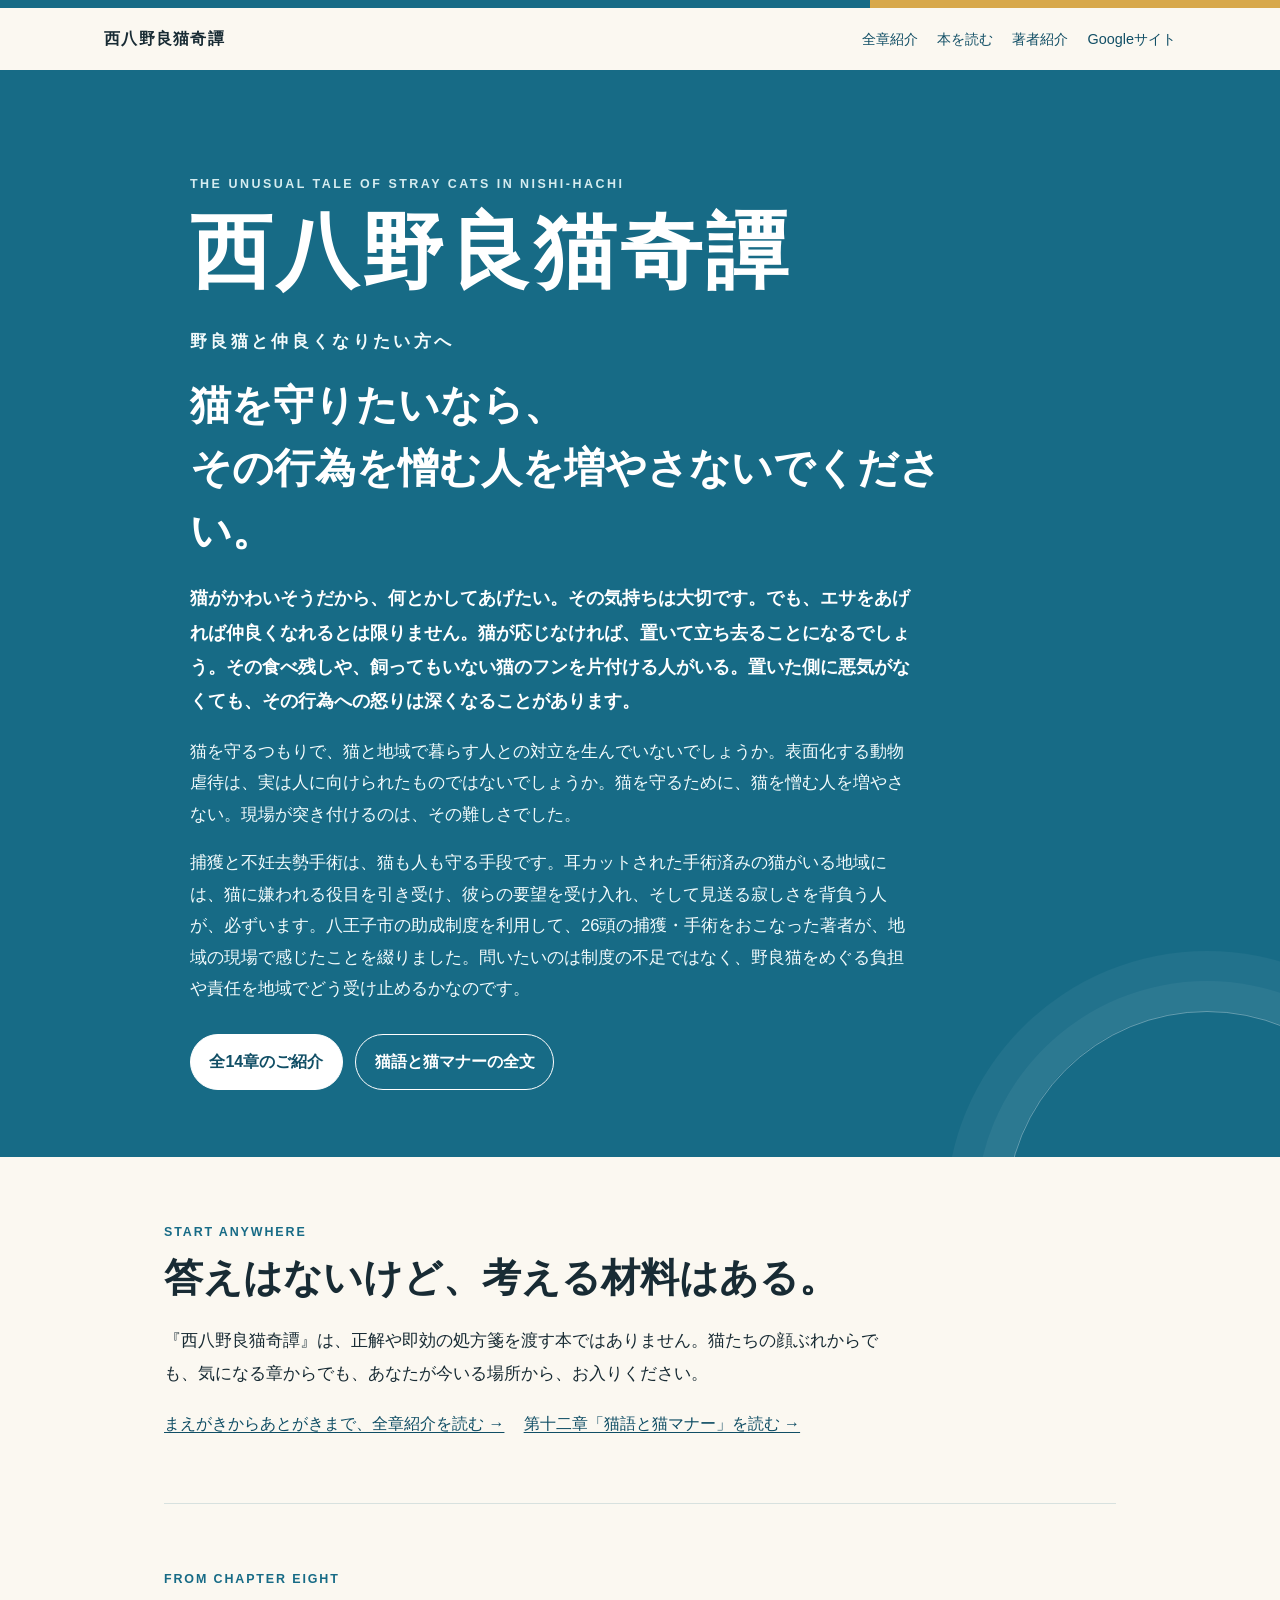
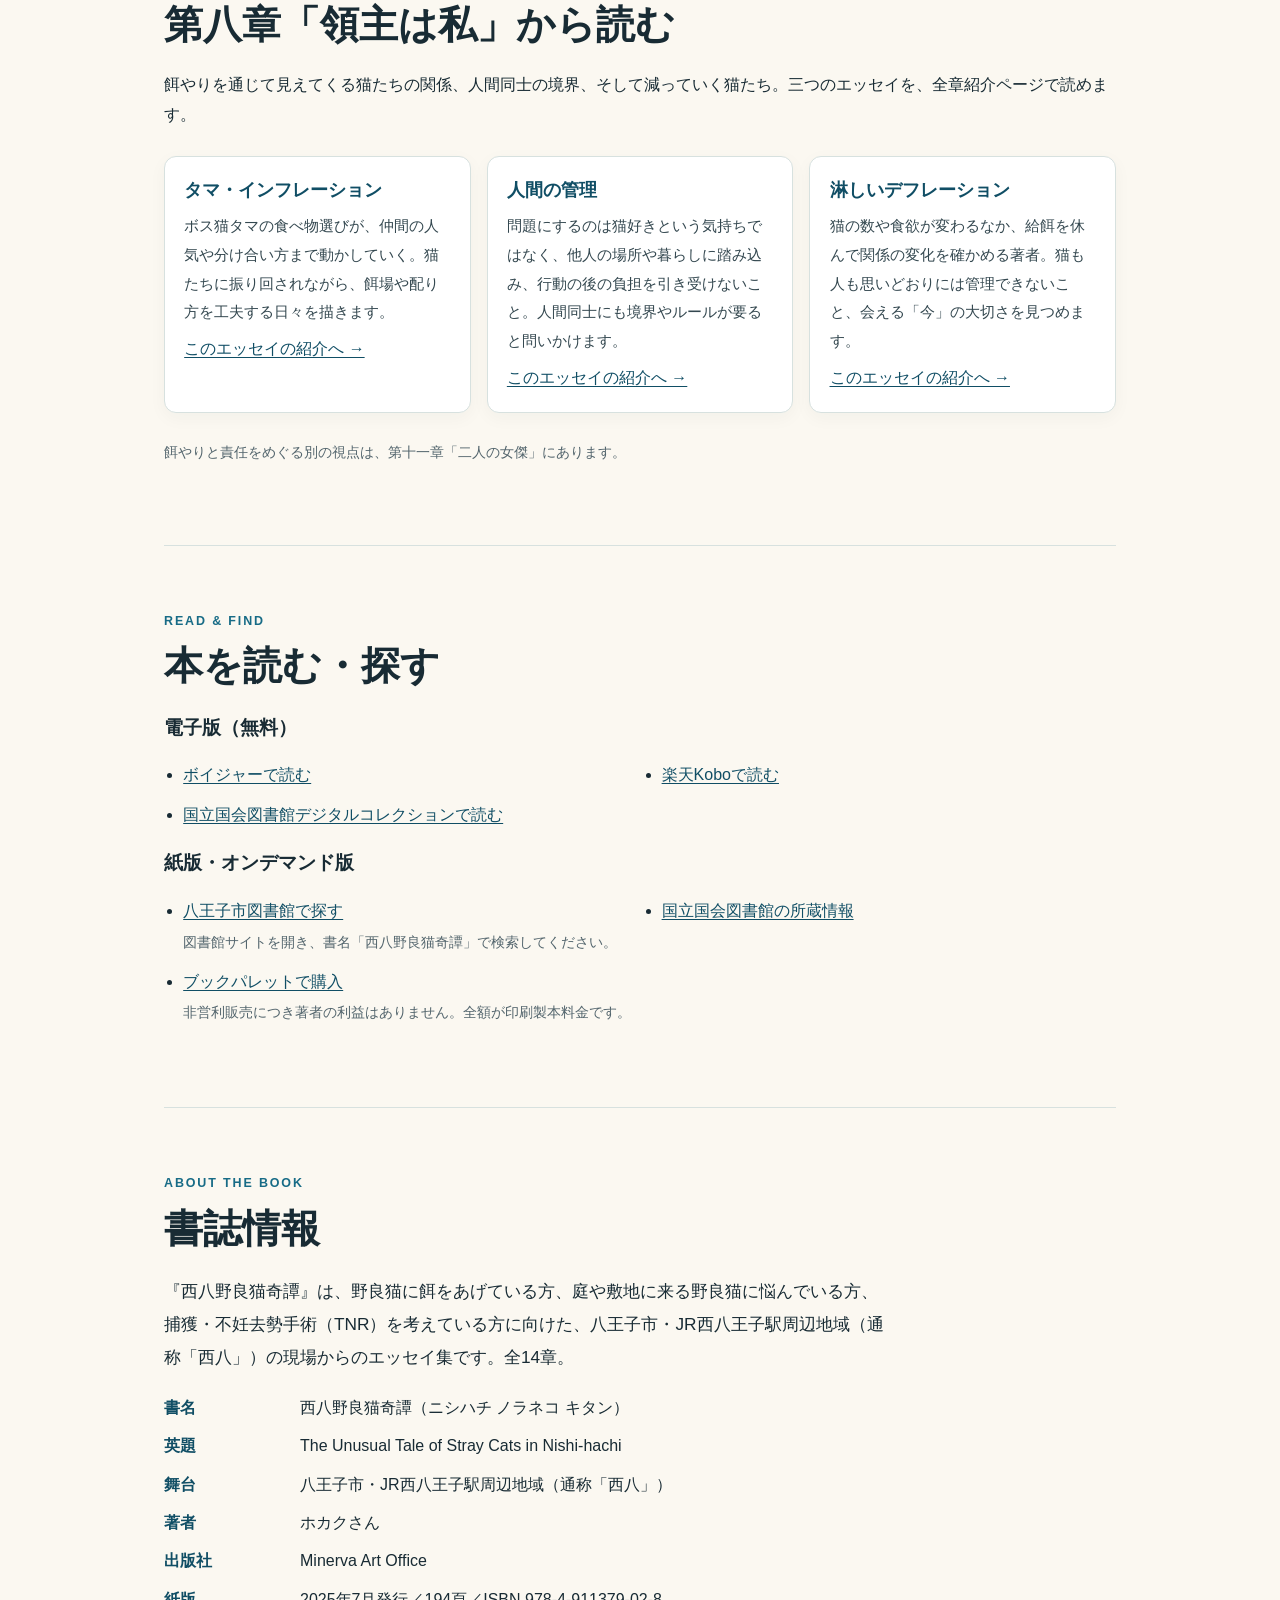
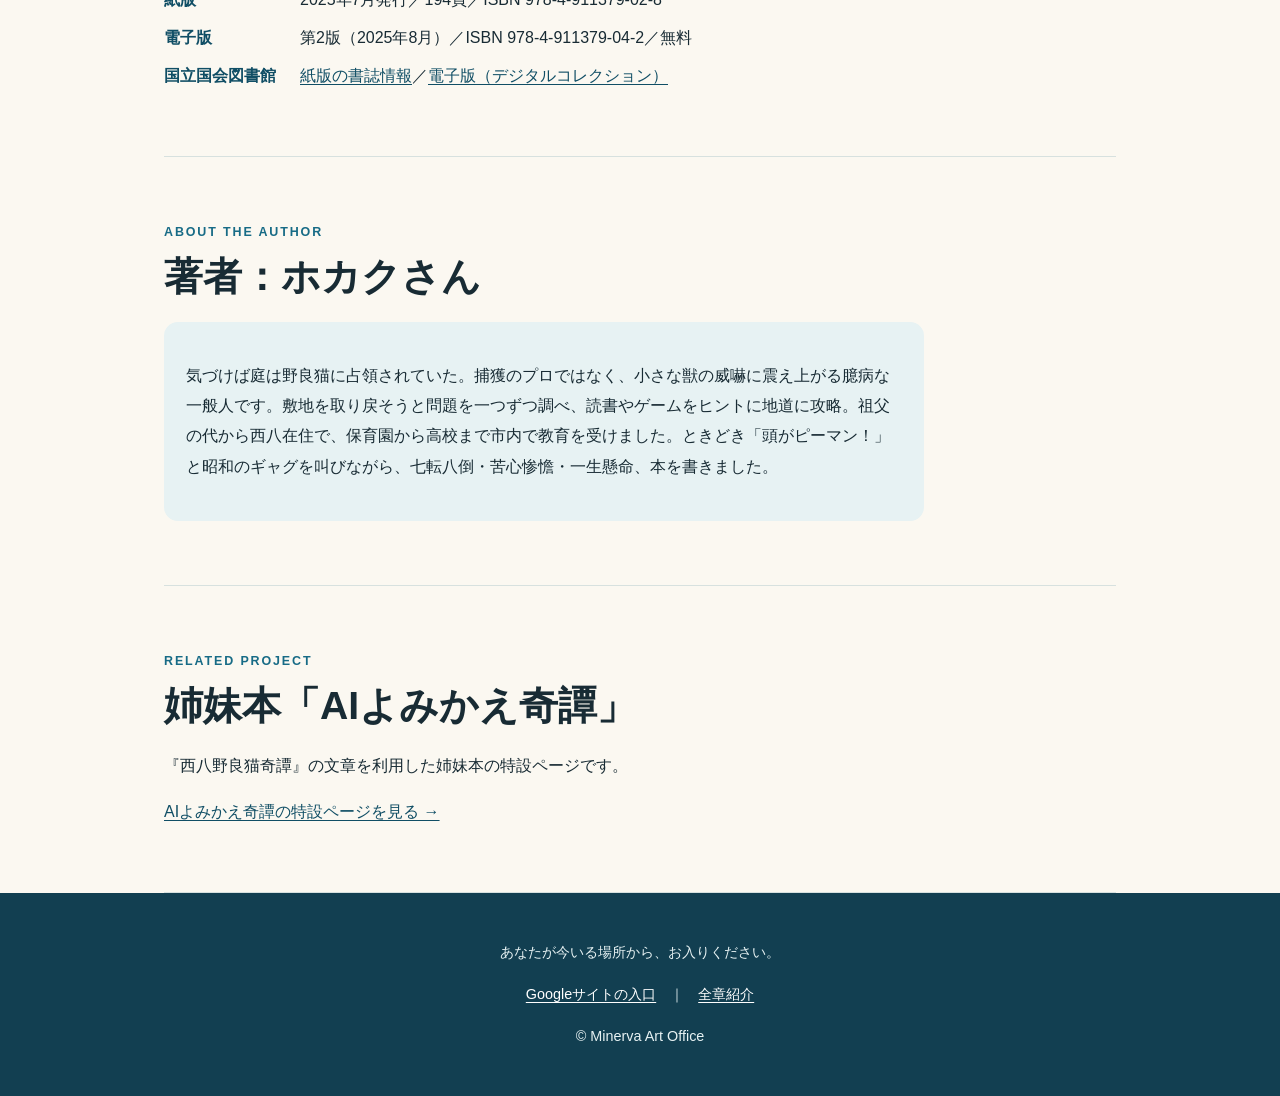
<file: index.html>
<!doctype html>
<html lang="ja">
<head>
  <meta charset="utf-8">
  <meta name="viewport" content="width=device-width, initial-scale=1">
  <title>西八野良猫奇譚｜ホカクさん ― 八王子の野良猫・餌やり・不妊去勢手術の本</title>
  <meta name="description" content="『西八野良猫奇譚』（ホカクさん著）は、八王子市・JR西八王子駅周辺地域（通称「西八」）の現場から、野良猫への餌やりと責任、捕獲・不妊去勢手術（TNR）を考える全14章のエッセイ集。八王子市の助成制度で26頭を手術した著者が綴ります。電子版は無料で読めます。">
  <meta name="author" content="ホカクさん">
  <link rel="canonical" href="https://minervaartoffice-star.github.io/hokaku-san/">
  <meta property="og:type" content="website">
  <meta property="og:site_name" content="西八野良猫奇譚｜ホカクさん">
  <meta property="og:locale" content="ja_JP">
  <meta property="og:title" content="西八野良猫奇譚｜ホカクさん">
  <meta property="og:description" content="答えはないけど、考える材料はある。あなたが今いる場所から、お入りください。">
  <meta property="og:url" content="https://minervaartoffice-star.github.io/hokaku-san/">
  <link rel="icon" href="data:image/svg+xml,<svg xmlns=%22http://www.w3.org/2000/svg%22 viewBox=%220 0 100 100%22><text y=%22.9em%22 font-size=%2290%22>🐈</text></svg>">
  <script type="application/ld+json">
{
  "@context": "https://schema.org",
  "@type": "Book",
  "name": "西八野良猫奇譚",
  "alternateName": [
    "ニシハチ ノラネコ キタン",
    "The Unusual Tale of Stray Cats in Nishi-hachi"
  ],
  "url": "https://minervaartoffice-star.github.io/hokaku-san/",
  "inLanguage": "ja",
  "author": {
    "@type": "Person",
    "name": "ホカクさん"
  },
  "publisher": {
    "@type": "Organization",
    "name": "Minerva Art Office"
  },
  "description": "『西八野良猫奇譚』（ホカクさん著）は、八王子市・JR西八王子駅周辺地域（通称「西八」）の現場から、野良猫への餌やりと責任、捕獲・不妊去勢手術（TNR）を考える全14章のエッセイ集。八王子市の助成制度で26頭を手術した著者が綴ります。電子版は無料で読めます。",
  "about": [
    "野良猫",
    "餌やり",
    "捕獲・不妊去勢手術（TNR）",
    "八王子市"
  ],
  "datePublished": "2025-07",
  "isbn": "9784911379028",
  "numberOfPages": 194,
  "sameAs": [
    "https://ndlsearch.ndl.go.jp/books/R100000002-I034182264"
  ],
  "workExample": [
    {
      "@type": "Book",
      "name": "西八野良猫奇譚 第2版（電子版）",
      "bookFormat": "https://schema.org/EBook",
      "isbn": "9784911379042",
      "datePublished": "2025-08-07",
      "inLanguage": "ja",
      "isAccessibleForFree": true,
      "url": "https://dl.ndl.go.jp/pid/14456705"
    }
  ],
  "contentLocation": {
    "@type": "Place",
    "name": "JR西八王子駅周辺地域（通称「西八」）",
    "containedInPlace": {
      "@type": "City",
      "name": "八王子市"
    }
  }
}
  </script>
  <style>
    :root { color-scheme: light; --ink:#182b34; --muted:#53656d; --sea:#176b86; --sea-dark:#104e65; --foam:#e7f2f3; --paper:#fbf8f1; --line:#d7e1df; --gold:#d7a84b; }
    * { box-sizing:border-box; }
    html { scroll-behavior:smooth; }
    body { margin:0; color:var(--ink); background:var(--paper); font-family:"Yu Gothic", "Hiragino Kaku Gothic ProN", Meiryo, sans-serif; line-height:1.9; }
    a { color:var(--sea-dark); text-underline-offset:.2em; }
    a:hover { text-decoration-thickness:2px; }
    a:focus-visible { outline:3px solid var(--gold); outline-offset:4px; }
    .skip { position:absolute; left:-9999px; top:0; background:white; padding:.7rem; z-index:10; }
    .skip:focus { left:.5rem; }
    .topline { height:8px; background:linear-gradient(90deg,var(--sea) 0 68%,var(--gold) 68%); }
    header { max-width:1120px; margin:auto; padding:1rem 1.5rem; display:flex; justify-content:space-between; align-items:center; gap:1rem; }
    .brand { color:var(--ink); font-weight:800; text-decoration:none; letter-spacing:.08em; }
    nav { display:flex; flex-wrap:wrap; gap:.4rem 1.2rem; font-size:.9rem; }
    nav a { text-decoration:none; }
    .hero { background:var(--sea); color:white; padding:clamp(3rem,8vw,7rem) 1.5rem 4.2rem; position:relative; overflow:hidden; }
    .hero:after { content:""; position:absolute; width:25rem; height:25rem; right:-8rem; bottom:-16rem; border:1px solid #ffffff55; border-radius:50%; box-shadow:0 0 0 30px #ffffff0c,0 0 0 60px #ffffff0c; }
    .hero-inner { max-width:900px; margin:auto; position:relative; z-index:1; }
    .eyebrow { text-transform:uppercase; letter-spacing:.2em; font-size:.78rem; font-weight:700; color:#d5ecf0; }
    h1 { font-size:clamp(2.3rem,7vw,5.1rem); line-height:1.22; letter-spacing:.05em; margin:.35rem 0 1.5rem; }
    .hero h2 { max-width:800px; font-size:clamp(1.45rem,3.8vw,2.55rem); line-height:1.55; margin:0 0 1rem; }
    .hero p { max-width:720px; font-size:1.04rem; color:#f2fbfc; }
    .hero .lead { font-weight:700; color:white; font-size:1.12rem; }
    .buttons { display:flex; flex-wrap:wrap; gap:.8rem; margin-top:1.8rem; }
    .button { display:inline-block; padding:.75rem 1.15rem; border:1px solid white; border-radius:999px; color:white; text-decoration:none; font-weight:700; }
    .button.primary { color:var(--sea-dark); background:white; }
    main { max-width:1000px; margin:auto; padding:0 1.5rem; }
    section { padding:4rem 0; border-bottom:1px solid var(--line); }
    .section-label { color:var(--sea); font-weight:800; letter-spacing:.15em; font-size:.78rem; text-transform:uppercase; }
    h2 { font-size:clamp(1.7rem,4vw,2.45rem); line-height:1.45; margin:.3rem 0 1rem; }
    h3 { line-height:1.5; }
    .intro { max-width:720px; font-size:1.08rem; }
    .quote { border-left:4px solid var(--gold); margin:1.6rem 0; padding:.25rem 0 .25rem 1.2rem; font-size:1.2rem; font-weight:700; }
    .essays { display:grid; grid-template-columns:repeat(3,minmax(0,1fr)); gap:1rem; margin:1.6rem 0; }
    .card { background:white; border:1px solid var(--line); border-radius:12px; padding:1.2rem; box-shadow:0 5px 18px #20353a0a; }
    .card h3 { margin:0 0 .5rem; color:var(--sea-dark); font-size:1.15rem; }
    .card p { margin:.4rem 0; color:#344850; font-size:.95rem; }
    .link-row { display:flex; flex-wrap:wrap; gap:.7rem 1.2rem; margin-top:1.2rem; }
    .book-links { display:grid; grid-template-columns:repeat(2,minmax(0,1fr)); gap:.6rem 1.5rem; padding-left:1.2rem; }
    .author { background:var(--foam); border-radius:14px; padding:1.4rem; max-width:760px; }
    .small { color:var(--muted); font-size:.9rem; }
    footer { background:#123f51; color:#e7f2f3; padding:2rem 1.5rem; text-align:center; font-size:.9rem; }
    footer a { color:white; }
    .biblio { display:grid; grid-template-columns:max-content 1fr; gap:.5rem 1.5rem; max-width:760px; margin:1.2rem 0 0; }
    .biblio dt { font-weight:700; color:var(--sea-dark); }
    .biblio dd { margin:0; }
    @media(max-width:720px) { header { align-items:flex-start; flex-direction:column; } .essays,.book-links { grid-template-columns:1fr; } .biblio { grid-template-columns:1fr; gap:.1rem; } .biblio dd { margin-bottom:.7rem; } section { padding:3rem 0; } }
    @media(prefers-reduced-motion:reduce) { html { scroll-behavior:auto; } }
  </style>
</head>
<body>
  <a class="skip" href="#main">本文へ移動</a>
  <div class="topline" aria-hidden="true"></div>
  <header>
    <a class="brand" href="index.html">西八野良猫奇譚</a>
    <nav aria-label="ページ内案内">
      <a href="chapters.html">全章紹介</a>
      <a href="#read">本を読む</a>
      <a href="#author">著者紹介</a>
      <a href="https://sites.google.com/view/minervaartoffice/">Googleサイト</a>
    </nav>
  </header>
  <div class="hero">
    <div class="hero-inner">
      <div class="eyebrow">The Unusual Tale of Stray Cats in Nishi-hachi</div>
      <h1>西八野良猫奇譚</h1>
      <p class="eyebrow">野良猫と仲良くなりたい方へ</p>
      <h2>猫を守りたいなら、<br>その行為を憎む人を増やさないでください。</h2>
      <p class="lead">猫がかわいそうだから、何とかしてあげたい。その気持ちは大切です。でも、エサをあげれば仲良くなれるとは限りません。猫が応じなければ、置いて立ち去ることになるでしょう。その食べ残しや、飼ってもいない猫のフンを片付ける人がいる。置いた側に悪気がなくても、その行為への怒りは深くなることがあります。</p>
      <p>猫を守るつもりで、猫と地域で暮らす人との対立を生んでいないでしょうか。表面化する動物虐待は、実は人に向けられたものではないでしょうか。猫を守るために、猫を憎む人を増やさない。現場が突き付けるのは、その難しさでした。</p>
      <p>捕獲と不妊去勢手術は、猫も人も守る手段です。耳カットされた手術済みの猫がいる地域には、猫に嫌われる役目を引き受け、彼らの要望を受け入れ、そして見送る寂しさを背負う人が、必ずいます。八王子市の助成制度を利用して、26頭の捕獲・手術をおこなった著者が、地域の現場で感じたことを綴りました。問いたいのは制度の不足ではなく、野良猫をめぐる負担や責任を地域でどう受け止めるかなのです。</p>
      <div class="buttons">
        <a class="button primary" href="chapters.html">全14章のご紹介</a>
        <a class="button" href="https://minervaartoffice-star.github.io/hokaku-san/nekogo.html">猫語と猫マナーの全文</a>
      </div>
    </div>
  </div>
  <main id="main">
    <section id="enter">
      <div class="section-label">Start anywhere</div>
      <h2>答えはないけど、考える材料はある。</h2>
      <p class="intro">『西八野良猫奇譚』は、正解や即効の処方箋を渡す本ではありません。猫たちの顔ぶれからでも、気になる章からでも、あなたが今いる場所から、お入りください。</p>
      <div class="link-row">
        <a href="chapters.html">まえがきからあとがきまで、全章紹介を読む →</a>
        <a href="https://minervaartoffice-star.github.io/hokaku-san/nekogo.html">第十二章「猫語と猫マナー」を読む →</a>
      </div>
    </section>

    <section id="lord">
      <div class="section-label">From Chapter Eight</div>
      <h2>第八章「領主は私」から読む</h2>
      <p>餌やりを通じて見えてくる猫たちの関係、人間同士の境界、そして減っていく猫たち。三つのエッセイを、全章紹介ページで読めます。</p>
      <div class="essays">
        <article class="card"><h3>タマ・インフレーション</h3><p>ボス猫タマの食べ物選びが、仲間の人気や分け合い方まで動かしていく。猫たちに振り回されながら、餌場や配り方を工夫する日々を描きます。</p><a href="chapters.html#tama-inflation">このエッセイの紹介へ →</a></article>
        <article class="card"><h3>人間の管理</h3><p>問題にするのは猫好きという気持ちではなく、他人の場所や暮らしに踏み込み、行動の後の負担を引き受けないこと。人間同士にも境界やルールが要ると問いかけます。</p><a href="chapters.html#ningen-no-kanri">このエッセイの紹介へ →</a></article>
        <article class="card"><h3>淋しいデフレーション</h3><p>猫の数や食欲が変わるなか、給餌を休んで関係の変化を確かめる著者。猫も人も思いどおりには管理できないこと、会える「今」の大切さを見つめます。</p><a href="chapters.html#sabishii-deflation">このエッセイの紹介へ →</a></article>
      </div>
      <p class="small">餌やりと責任をめぐる別の視点は、第十一章「二人の女傑」にあります。</p>
    </section>

    <section id="read">
      <div class="section-label">Read &amp; find</div>
      <h2>本を読む・探す</h2>
      <h3>電子版（無料）</h3>
      <ul class="book-links">
        <li><a href="https://r.voyager.co.jp/epm/e1_363357_07072024000301/">ボイジャーで読む</a></li>
        <li><a href="https://books.rakuten.co.jp/rk/d1e6c290496d3c04a543913ad89b9572/">楽天Koboで読む</a></li>
        <li><a href="https://dl.ndl.go.jp/pid/14456705">国立国会図書館デジタルコレクションで読む</a></li>
      </ul>
      <h3>紙版・オンデマンド版</h3>
      <ul class="book-links">
        <li><a href="https://www.library.city.hachioji.tokyo.jp/">八王子市図書館で探す</a><br><span class="small">図書館サイトを開き、書名「西八野良猫奇譚」で検索してください。</span></li>
        <li><a href="https://ndlsearch.ndl.go.jp/books/R100000002-I034182264">国立国会図書館の所蔵情報</a></li>
        <li><a href="https://bookplt.com/viewer/YpihDxnEBS96KnWnRelHCQWUtksvgSseHopVnCRQ9eybLp2tUI4470">ブックパレットで購入</a><br><span class="small">非営利販売につき著者の利益はありません。全額が印刷製本料金です。</span></li>
      </ul>
    </section>

    <section id="bibliography">
      <div class="section-label">About the book</div>
      <h2>書誌情報</h2>
      <p class="intro">『西八野良猫奇譚』は、野良猫に餌をあげている方、庭や敷地に来る野良猫に悩んでいる方、捕獲・不妊去勢手術（TNR）を考えている方に向けた、八王子市・JR西八王子駅周辺地域（通称「西八」）の現場からのエッセイ集です。全14章。</p>
      <dl class="biblio">
        <dt>書名</dt><dd>西八野良猫奇譚（ニシハチ ノラネコ キタン）</dd>
        <dt>英題</dt><dd>The Unusual Tale of Stray Cats in Nishi-hachi</dd>
        <dt>舞台</dt><dd>八王子市・JR西八王子駅周辺地域（通称「西八」）</dd>
        <dt>著者</dt><dd>ホカクさん</dd>
        <dt>出版社</dt><dd>Minerva Art Office</dd>
        <dt>紙版</dt><dd>2025年7月発行／194頁／ISBN 978-4-911379-02-8</dd>
        <dt>電子版</dt><dd>第2版（2025年8月）／ISBN 978-4-911379-04-2／無料</dd>
        <dt>国立国会図書館</dt><dd><a href="https://ndlsearch.ndl.go.jp/books/R100000002-I034182264">紙版の書誌情報</a>／<a href="https://dl.ndl.go.jp/pid/14456705">電子版（デジタルコレクション）</a></dd>
      </dl>
    </section>

    <section id="author">
      <div class="section-label">About the author</div>
      <h2>著者：ホカクさん</h2>
      <div class="author">
        <p>気づけば庭は野良猫に占領されていた。捕獲のプロではなく、小さな獣の威嚇に震え上がる臆病な一般人です。敷地を取り戻そうと問題を一つずつ調べ、読書やゲームをヒントに地道に攻略。祖父の代から西八在住で、保育園から高校まで市内で教育を受けました。ときどき「頭がピーマン！」と昭和のギャグを叫びながら、七転八倒・苦心惨憺・一生懸命、本を書きました。</p>
      </div>
    </section>

    <section id="sister">
      <div class="section-label">Related project</div>
      <h2>姉妹本「AIよみかえ奇譚」</h2>
      <p>『西八野良猫奇譚』の文章を利用した姉妹本の特設ページです。</p>
      <a href="https://minervaartoffice-star.github.io/hokaku-san/yomikaePR.html">AIよみかえ奇譚の特設ページを見る →</a>
    </section>
  </main>
  <footer>
    <p>あなたが今いる場所から、お入りください。</p>
    <p><a href="https://sites.google.com/view/minervaartoffice/">Googleサイトの入口</a>　｜　<a href="chapters.html">全章紹介</a></p>
    <p>© Minerva Art Office</p>
  </footer>
</body>
</html>
</file>
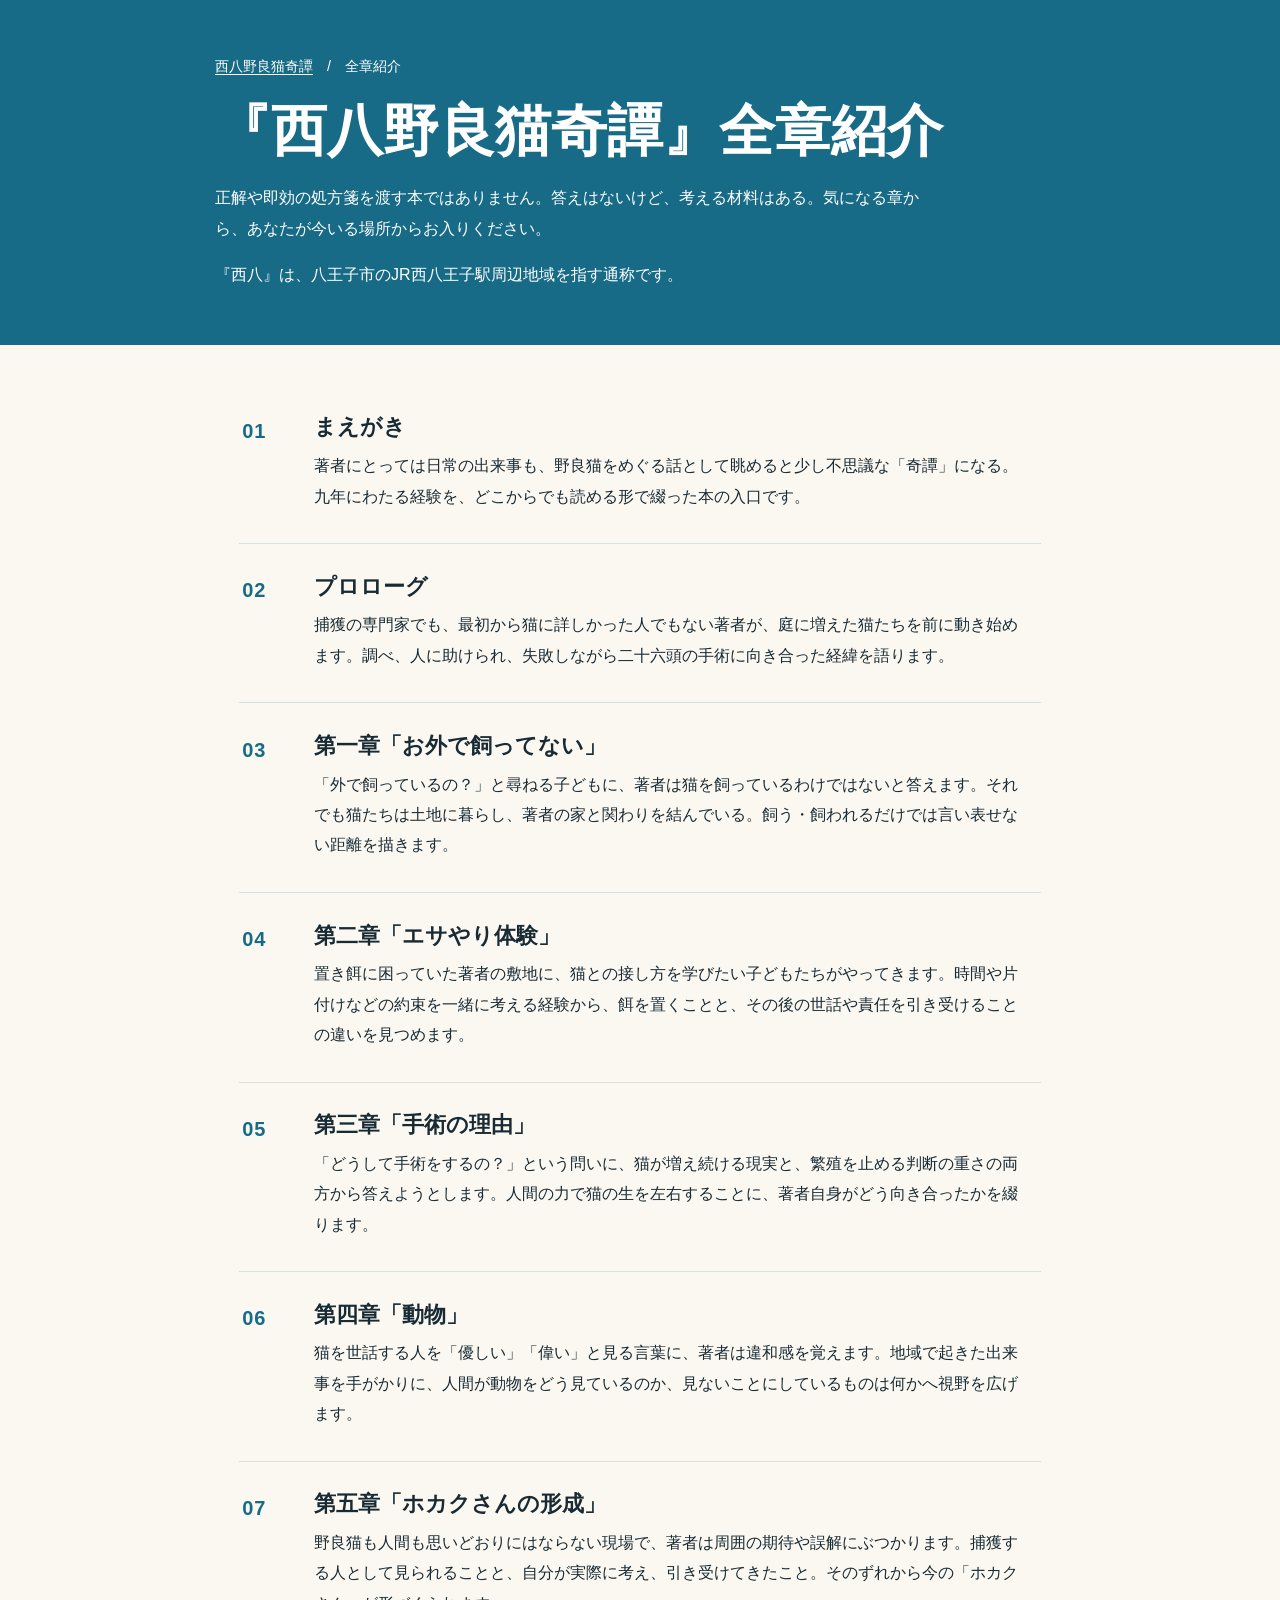
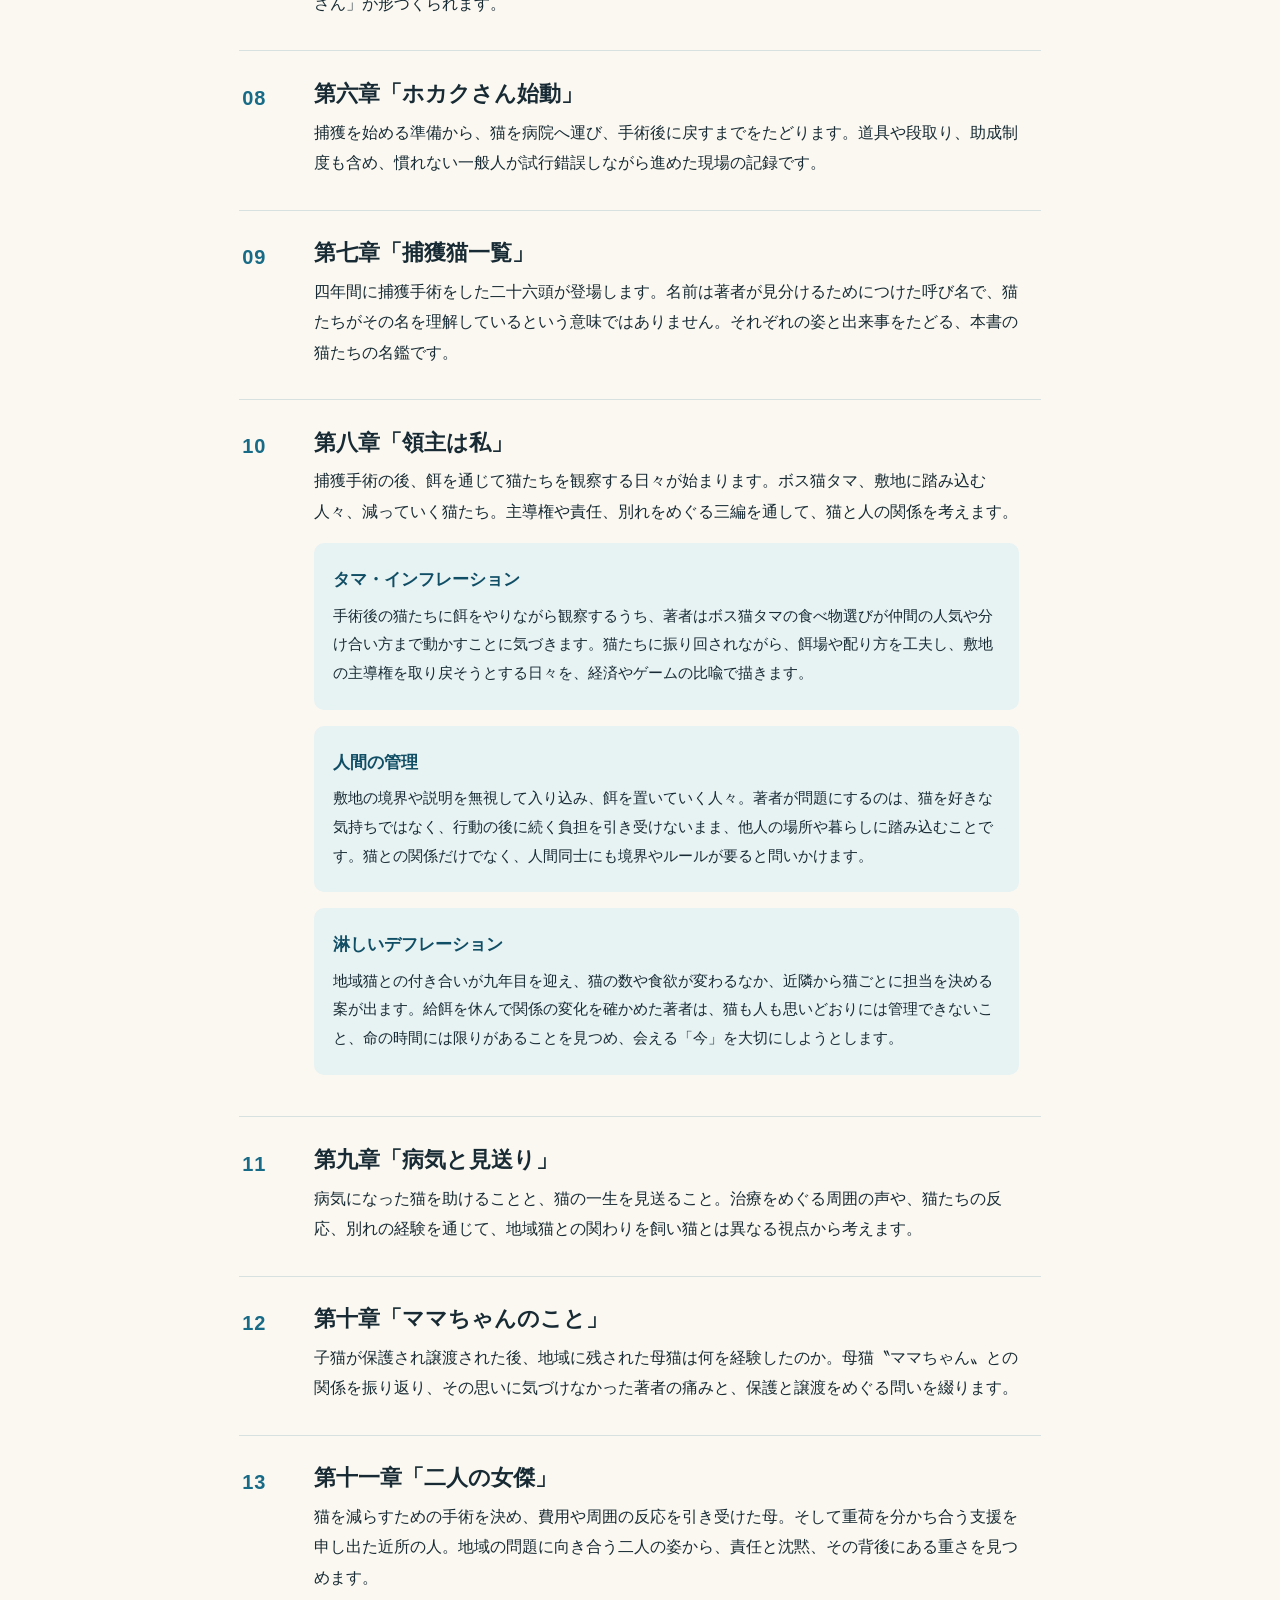
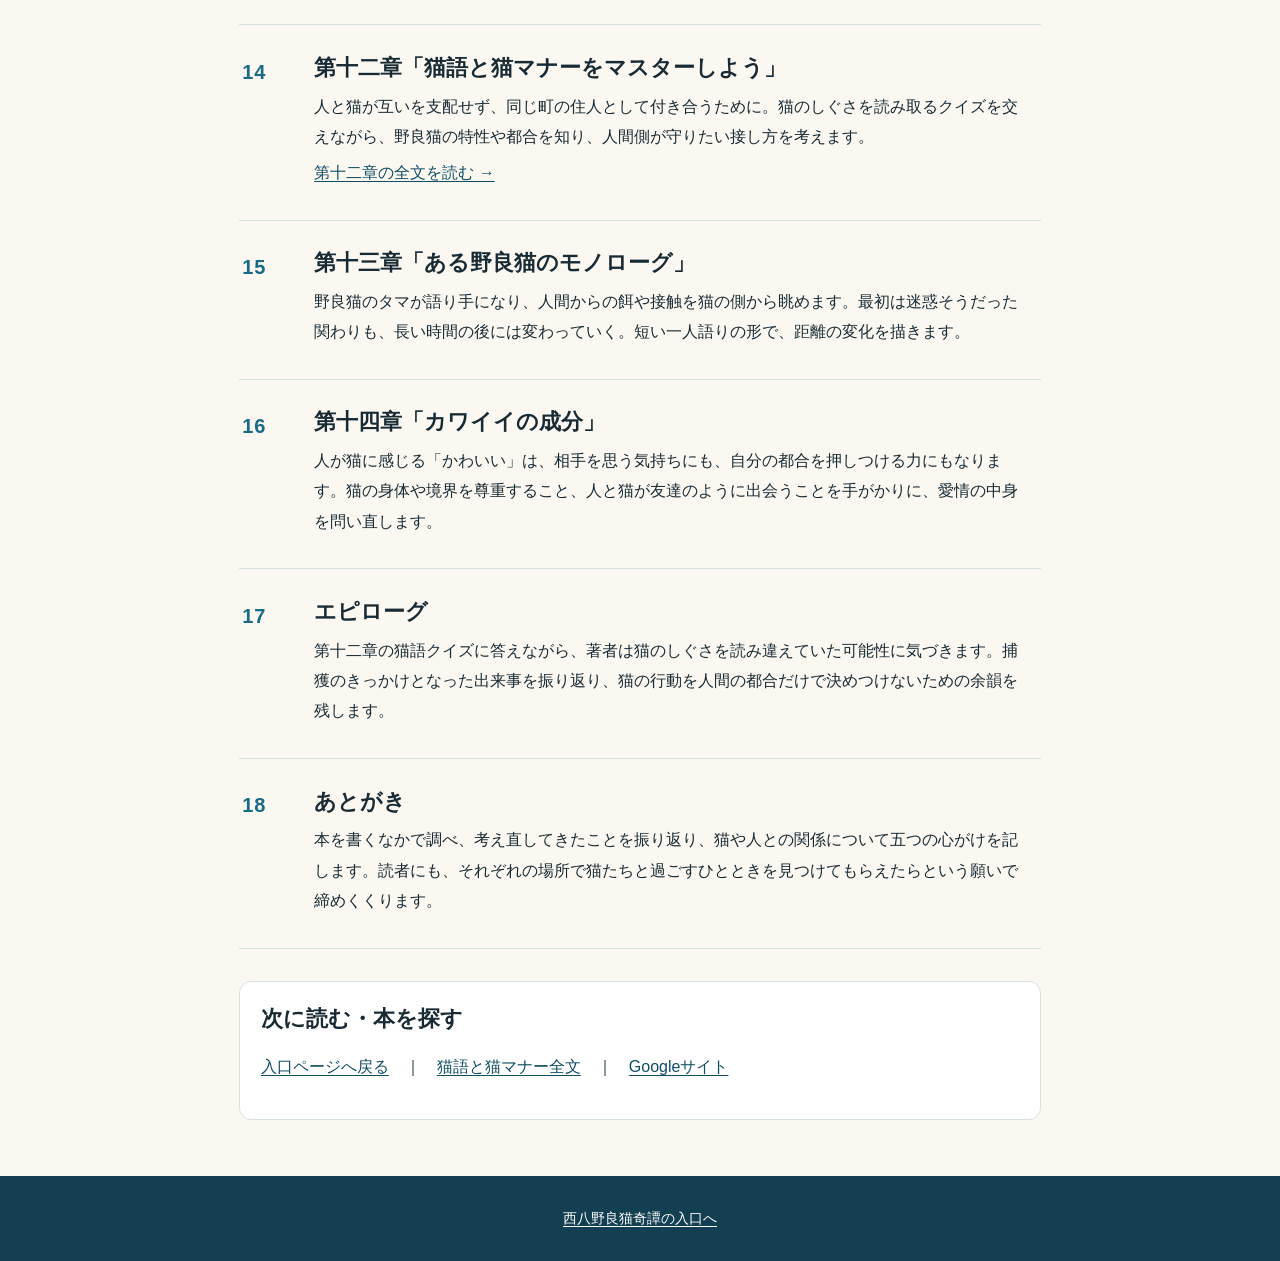
<file: chapters.html>
<!doctype html>
<html lang="ja">
<head>
  <meta charset="utf-8">
  <meta name="viewport" content="width=device-width, initial-scale=1">
  <title>全章紹介｜西八野良猫奇譚（ホカクさん）― まえがきからあとがきまで</title>
  <meta name="description" content="『西八野良猫奇譚』（ホカクさん著）の全章紹介。まえがき、プロローグ、第一章から第十四章、エピローグ、あとがきの全18項目を本の順に紹介します。野良猫への餌やりと責任、捕獲・不妊去勢手術（TNR）、猫との距離を、八王子市・JR西八王子駅周辺地域（通称「西八」）の現場から綴った一冊です。">
  <meta name="author" content="ホカクさん">
  <link rel="canonical" href="https://minervaartoffice-star.github.io/hokaku-san/chapters.html">
  <meta property="og:type" content="article">
  <meta property="og:site_name" content="西八野良猫奇譚｜ホカクさん">
  <meta property="og:locale" content="ja_JP">
  <meta property="og:title" content="全章紹介｜西八野良猫奇譚">
  <meta property="og:description" content="答えはないけど、考える材料はある。あなたが今いる場所から、お入りください。">
  <meta property="og:url" content="https://minervaartoffice-star.github.io/hokaku-san/chapters.html">
  <link rel="icon" href="data:image/svg+xml,<svg xmlns=%22http://www.w3.org/2000/svg%22 viewBox=%220 0 100 100%22><text y=%22.9em%22 font-size=%2290%22>🐈</text></svg>">
  <script type="application/ld+json">
{
  "@context": "https://schema.org",
  "@graph": [
    {
      "@type": "BreadcrumbList",
      "itemListElement": [
        {
          "@type": "ListItem",
          "position": 1,
          "name": "西八野良猫奇譚",
          "item": "https://minervaartoffice-star.github.io/hokaku-san/"
        },
        {
          "@type": "ListItem",
          "position": 2,
          "name": "全章紹介",
          "item": "https://minervaartoffice-star.github.io/hokaku-san/chapters.html"
        }
      ]
    },
    {
      "@type": "Book",
      "name": "西八野良猫奇譚",
      "url": "https://minervaartoffice-star.github.io/hokaku-san/",
      "inLanguage": "ja",
      "author": {
        "@type": "Person",
        "name": "ホカクさん"
      },
      "publisher": {
        "@type": "Organization",
        "name": "Minerva Art Office"
      },
      "hasPart": [
        {
          "@type": "Chapter",
          "name": "まえがき",
          "position": 1,
          "url": "https://minervaartoffice-star.github.io/hokaku-san/chapters.html#preface"
        },
        {
          "@type": "Chapter",
          "name": "プロローグ",
          "position": 2,
          "url": "https://minervaartoffice-star.github.io/hokaku-san/chapters.html#prologue"
        },
        {
          "@type": "Chapter",
          "name": "第一章「お外で飼ってない」",
          "position": 3,
          "url": "https://minervaartoffice-star.github.io/hokaku-san/chapters.html#chapter-01"
        },
        {
          "@type": "Chapter",
          "name": "第二章「エサやり体験」",
          "position": 4,
          "url": "https://minervaartoffice-star.github.io/hokaku-san/chapters.html#chapter-02"
        },
        {
          "@type": "Chapter",
          "name": "第三章「手術の理由」",
          "position": 5,
          "url": "https://minervaartoffice-star.github.io/hokaku-san/chapters.html#chapter-03"
        },
        {
          "@type": "Chapter",
          "name": "第四章「動物」",
          "position": 6,
          "url": "https://minervaartoffice-star.github.io/hokaku-san/chapters.html#chapter-04"
        },
        {
          "@type": "Chapter",
          "name": "第五章「ホカクさんの形成」",
          "position": 7,
          "url": "https://minervaartoffice-star.github.io/hokaku-san/chapters.html#chapter-05"
        },
        {
          "@type": "Chapter",
          "name": "第六章「ホカクさん始動」",
          "position": 8,
          "url": "https://minervaartoffice-star.github.io/hokaku-san/chapters.html#chapter-06"
        },
        {
          "@type": "Chapter",
          "name": "第七章「捕獲猫一覧」",
          "position": 9,
          "url": "https://minervaartoffice-star.github.io/hokaku-san/chapters.html#chapter-07"
        },
        {
          "@type": "Chapter",
          "name": "第八章「領主は私」",
          "position": 10,
          "url": "https://minervaartoffice-star.github.io/hokaku-san/chapters.html#chapter-eight",
          "hasPart": [
            {
              "@type": "CreativeWork",
              "name": "タマ・インフレーション",
              "url": "https://minervaartoffice-star.github.io/hokaku-san/chapters.html#tama-inflation"
            },
            {
              "@type": "CreativeWork",
              "name": "人間の管理",
              "url": "https://minervaartoffice-star.github.io/hokaku-san/chapters.html#ningen-no-kanri"
            },
            {
              "@type": "CreativeWork",
              "name": "淋しいデフレーション",
              "url": "https://minervaartoffice-star.github.io/hokaku-san/chapters.html#sabishii-deflation"
            }
          ]
        },
        {
          "@type": "Chapter",
          "name": "第九章「病気と見送り」",
          "position": 11,
          "url": "https://minervaartoffice-star.github.io/hokaku-san/chapters.html#chapter-09"
        },
        {
          "@type": "Chapter",
          "name": "第十章「ママちゃんのこと」",
          "position": 12,
          "url": "https://minervaartoffice-star.github.io/hokaku-san/chapters.html#chapter-10"
        },
        {
          "@type": "Chapter",
          "name": "第十一章「二人の女傑」",
          "position": 13,
          "url": "https://minervaartoffice-star.github.io/hokaku-san/chapters.html#chapter-11"
        },
        {
          "@type": "Chapter",
          "name": "第十二章「猫語と猫マナーをマスターしよう」",
          "position": 14,
          "url": "https://minervaartoffice-star.github.io/hokaku-san/chapters.html#chapter-12"
        },
        {
          "@type": "Chapter",
          "name": "第十三章「ある野良猫のモノローグ」",
          "position": 15,
          "url": "https://minervaartoffice-star.github.io/hokaku-san/chapters.html#chapter-13"
        },
        {
          "@type": "Chapter",
          "name": "第十四章「カワイイの成分」",
          "position": 16,
          "url": "https://minervaartoffice-star.github.io/hokaku-san/chapters.html#chapter-14"
        },
        {
          "@type": "Chapter",
          "name": "エピローグ",
          "position": 17,
          "url": "https://minervaartoffice-star.github.io/hokaku-san/chapters.html#epilogue"
        },
        {
          "@type": "Chapter",
          "name": "あとがき",
          "position": 18,
          "url": "https://minervaartoffice-star.github.io/hokaku-san/chapters.html#afterword"
        }
      ],
      "contentLocation": {
        "@type": "Place",
        "name": "JR西八王子駅周辺地域（通称「西八」）",
        "containedInPlace": {
          "@type": "City",
          "name": "八王子市"
        }
      }
    }
  ]
}
  </script>
  <style>
    :root { --ink:#182b34; --muted:#52656d; --sea:#176b86; --deep:#104e65; --foam:#e7f2f3; --paper:#fbf8f1; --line:#d7e1df; --gold:#d7a84b; }
    * { box-sizing:border-box; }
    body { margin:0; background:var(--paper); color:var(--ink); font-family:"Yu Gothic","Hiragino Kaku Gothic ProN",Meiryo,sans-serif; line-height:1.9; }
    a { color:var(--deep); text-underline-offset:.2em; }
    a:focus-visible { outline:3px solid var(--gold); outline-offset:4px; }
    header { background:var(--sea); color:white; padding:2.4rem 1.4rem; }
    header div { max-width:850px; margin:auto; }
    header a { color:white; }
    .crumb { font-size:.9rem; }
    h1 { font-size:clamp(2rem,6vw,3.5rem); line-height:1.3; margin:.4rem 0; }
    header p { max-width:720px; }
    main { max-width:850px; margin:0 auto; padding:1.5rem; }
    .chapters { list-style:none; padding:0; counter-reset:chapter; }
    .chapters > li { counter-increment:chapter; position:relative; padding:1.6rem 1.4rem 1.6rem 4.7rem; border-bottom:1px solid var(--line); }
    .chapters > li:before { content:counter(chapter,decimal-leading-zero); position:absolute; left:.2rem; top:1.7rem; color:var(--sea); font-size:1.25rem; font-weight:800; letter-spacing:.05em; }
    h2 { font-size:1.35rem; line-height:1.55; margin:0 0 .45rem; }
    .chapters p { margin:.35rem 0; }
    .subessay { background:var(--foam); border-radius:10px; margin:1rem 0; padding:1rem 1.2rem; }
    .subessay h3 { margin:.3rem 0; font-size:1.05rem; color:var(--deep); }
    .subessay p { font-size:.95rem; }
    .end-links { background:white; border:1px solid var(--line); border-radius:12px; padding:1.3rem; margin:2rem 0; }
    footer { background:#123f51; color:#e7f2f3; text-align:center; padding:1.8rem; font-size:.9rem; }
    footer a { color:white; }
    @media(max-width:560px) { main { padding:1rem; } .chapters > li { padding-left:3.4rem; } }
  </style>
</head>
<body>
  <header><div>
    <p class="crumb"><a href="index.html">西八野良猫奇譚</a>　/　全章紹介</p>
    <h1>『西八野良猫奇譚』全章紹介</h1>
    <p>正解や即効の処方箋を渡す本ではありません。答えはないけど、考える材料はある。気になる章から、あなたが今いる場所からお入りください。</p>
    <p>『西八』は、八王子市のJR西八王子駅周辺地域を指す通称です。</p>
  </div></header>
  <main>
    <ol class="chapters">
      <li id="preface"><h2>まえがき</h2><p>著者にとっては日常の出来事も、野良猫をめぐる話として眺めると少し不思議な「奇譚」になる。九年にわたる経験を、どこからでも読める形で綴った本の入口です。</p></li>
      <li id="prologue"><h2>プロローグ</h2><p>捕獲の専門家でも、最初から猫に詳しかった人でもない著者が、庭に増えた猫たちを前に動き始めます。調べ、人に助けられ、失敗しながら二十六頭の手術に向き合った経緯を語ります。</p></li>
      <li id="chapter-01"><h2>第一章「お外で飼ってない」</h2><p>「外で飼っているの？」と尋ねる子どもに、著者は猫を飼っているわけではないと答えます。それでも猫たちは土地に暮らし、著者の家と関わりを結んでいる。飼う・飼われるだけでは言い表せない距離を描きます。</p></li>
      <li id="chapter-02"><h2>第二章「エサやり体験」</h2><p>置き餌に困っていた著者の敷地に、猫との接し方を学びたい子どもたちがやってきます。時間や片付けなどの約束を一緒に考える経験から、餌を置くことと、その後の世話や責任を引き受けることの違いを見つめます。</p></li>
      <li id="chapter-03"><h2>第三章「手術の理由」</h2><p>「どうして手術をするの？」という問いに、猫が増え続ける現実と、繁殖を止める判断の重さの両方から答えようとします。人間の力で猫の生を左右することに、著者自身がどう向き合ったかを綴ります。</p></li>
      <li id="chapter-04"><h2>第四章「動物」</h2><p>猫を世話する人を「優しい」「偉い」と見る言葉に、著者は違和感を覚えます。地域で起きた出来事を手がかりに、人間が動物をどう見ているのか、見ないことにしているものは何かへ視野を広げます。</p></li>
      <li id="chapter-05"><h2>第五章「ホカクさんの形成」</h2><p>野良猫も人間も思いどおりにはならない現場で、著者は周囲の期待や誤解にぶつかります。捕獲する人として見られることと、自分が実際に考え、引き受けてきたこと。そのずれから今の「ホカクさん」が形づくられます。</p></li>
      <li id="chapter-06"><h2>第六章「ホカクさん始動」</h2><p>捕獲を始める準備から、猫を病院へ運び、手術後に戻すまでをたどります。道具や段取り、助成制度も含め、慣れない一般人が試行錯誤しながら進めた現場の記録です。</p></li>
      <li id="chapter-07"><h2>第七章「捕獲猫一覧」</h2><p>四年間に捕獲手術をした二十六頭が登場します。名前は著者が見分けるためにつけた呼び名で、猫たちがその名を理解しているという意味ではありません。それぞれの姿と出来事をたどる、本書の猫たちの名鑑です。</p></li>
      <li id="chapter-eight"><h2>第八章「領主は私」</h2><p>捕獲手術の後、餌を通じて猫たちを観察する日々が始まります。ボス猫タマ、敷地に踏み込む人々、減っていく猫たち。主導権や責任、別れをめぐる三編を通して、猫と人の関係を考えます。</p>
        <article class="subessay" id="tama-inflation"><h3>タマ・インフレーション</h3><p>手術後の猫たちに餌をやりながら観察するうち、著者はボス猫タマの食べ物選びが仲間の人気や分け合い方まで動かすことに気づきます。猫たちに振り回されながら、餌場や配り方を工夫し、敷地の主導権を取り戻そうとする日々を、経済やゲームの比喩で描きます。</p></article>
        <article class="subessay" id="ningen-no-kanri"><h3>人間の管理</h3><p>敷地の境界や説明を無視して入り込み、餌を置いていく人々。著者が問題にするのは、猫を好きな気持ちではなく、行動の後に続く負担を引き受けないまま、他人の場所や暮らしに踏み込むことです。猫との関係だけでなく、人間同士にも境界やルールが要ると問いかけます。</p></article>
        <article class="subessay" id="sabishii-deflation"><h3>淋しいデフレーション</h3><p>地域猫との付き合いが九年目を迎え、猫の数や食欲が変わるなか、近隣から猫ごとに担当を決める案が出ます。給餌を休んで関係の変化を確かめた著者は、猫も人も思いどおりには管理できないこと、命の時間には限りがあることを見つめ、会える「今」を大切にしようとします。</p></article>
      </li>
      <li id="chapter-09"><h2>第九章「病気と見送り」</h2><p>病気になった猫を助けることと、猫の一生を見送ること。治療をめぐる周囲の声や、猫たちの反応、別れの経験を通じて、地域猫との関わりを飼い猫とは異なる視点から考えます。</p></li>
      <li id="chapter-10"><h2>第十章「ママちゃんのこと」</h2><p>子猫が保護され譲渡された後、地域に残された母猫は何を経験したのか。母猫〝ママちゃん〟との関係を振り返り、その思いに気づけなかった著者の痛みと、保護と譲渡をめぐる問いを綴ります。</p></li>
      <li id="chapter-11"><h2>第十一章「二人の女傑」</h2><p>猫を減らすための手術を決め、費用や周囲の反応を引き受けた母。そして重荷を分かち合う支援を申し出た近所の人。地域の問題に向き合う二人の姿から、責任と沈黙、その背後にある重さを見つめます。</p></li>
      <li id="chapter-12"><h2>第十二章「猫語と猫マナーをマスターしよう」</h2><p>人と猫が互いを支配せず、同じ町の住人として付き合うために。猫のしぐさを読み取るクイズを交えながら、野良猫の特性や都合を知り、人間側が守りたい接し方を考えます。</p><p><a href="https://minervaartoffice-star.github.io/hokaku-san/nekogo.html">第十二章の全文を読む →</a></p></li>
      <li id="chapter-13"><h2>第十三章「ある野良猫のモノローグ」</h2><p>野良猫のタマが語り手になり、人間からの餌や接触を猫の側から眺めます。最初は迷惑そうだった関わりも、長い時間の後には変わっていく。短い一人語りの形で、距離の変化を描きます。</p></li>
      <li id="chapter-14"><h2>第十四章「カワイイの成分」</h2><p>人が猫に感じる「かわいい」は、相手を思う気持ちにも、自分の都合を押しつける力にもなります。猫の身体や境界を尊重すること、人と猫が友達のように出会うことを手がかりに、愛情の中身を問い直します。</p></li>
      <li id="epilogue"><h2>エピローグ</h2><p>第十二章の猫語クイズに答えながら、著者は猫のしぐさを読み違えていた可能性に気づきます。捕獲のきっかけとなった出来事を振り返り、猫の行動を人間の都合だけで決めつけないための余韻を残します。</p></li>
      <li id="afterword"><h2>あとがき</h2><p>本を書くなかで調べ、考え直してきたことを振り返り、猫や人との関係について五つの心がけを記します。読者にも、それぞれの場所で猫たちと過ごすひとときを見つけてもらえたらという願いで締めくくります。</p></li>
    </ol>
    <aside class="end-links">
      <h2>次に読む・本を探す</h2>
      <p><a href="index.html">入口ページへ戻る</a>　｜　<a href="https://minervaartoffice-star.github.io/hokaku-san/nekogo.html">猫語と猫マナー全文</a>　｜　<a href="https://sites.google.com/view/minervaartoffice/">Googleサイト</a></p>
    </aside>
  </main>
  <footer><a href="index.html">西八野良猫奇譚の入口へ</a></footer>
</body>
</html>
</file>
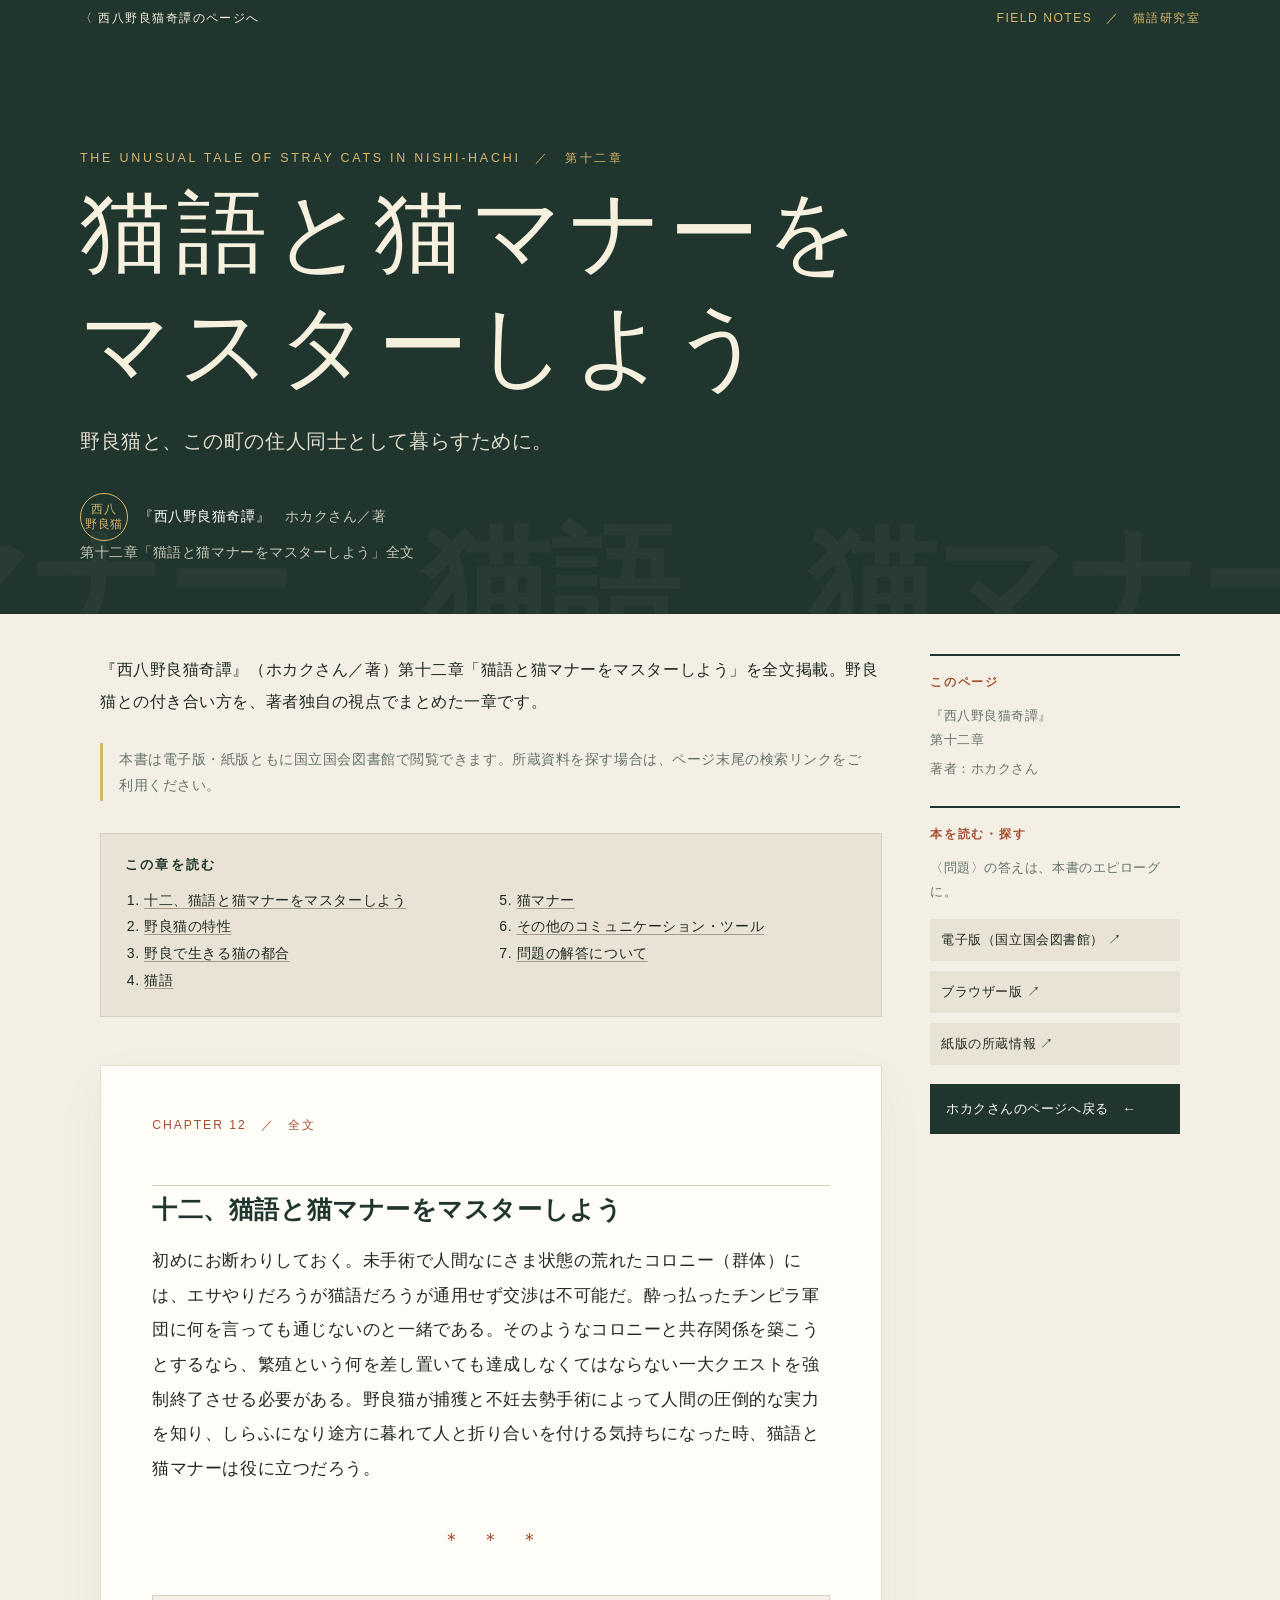
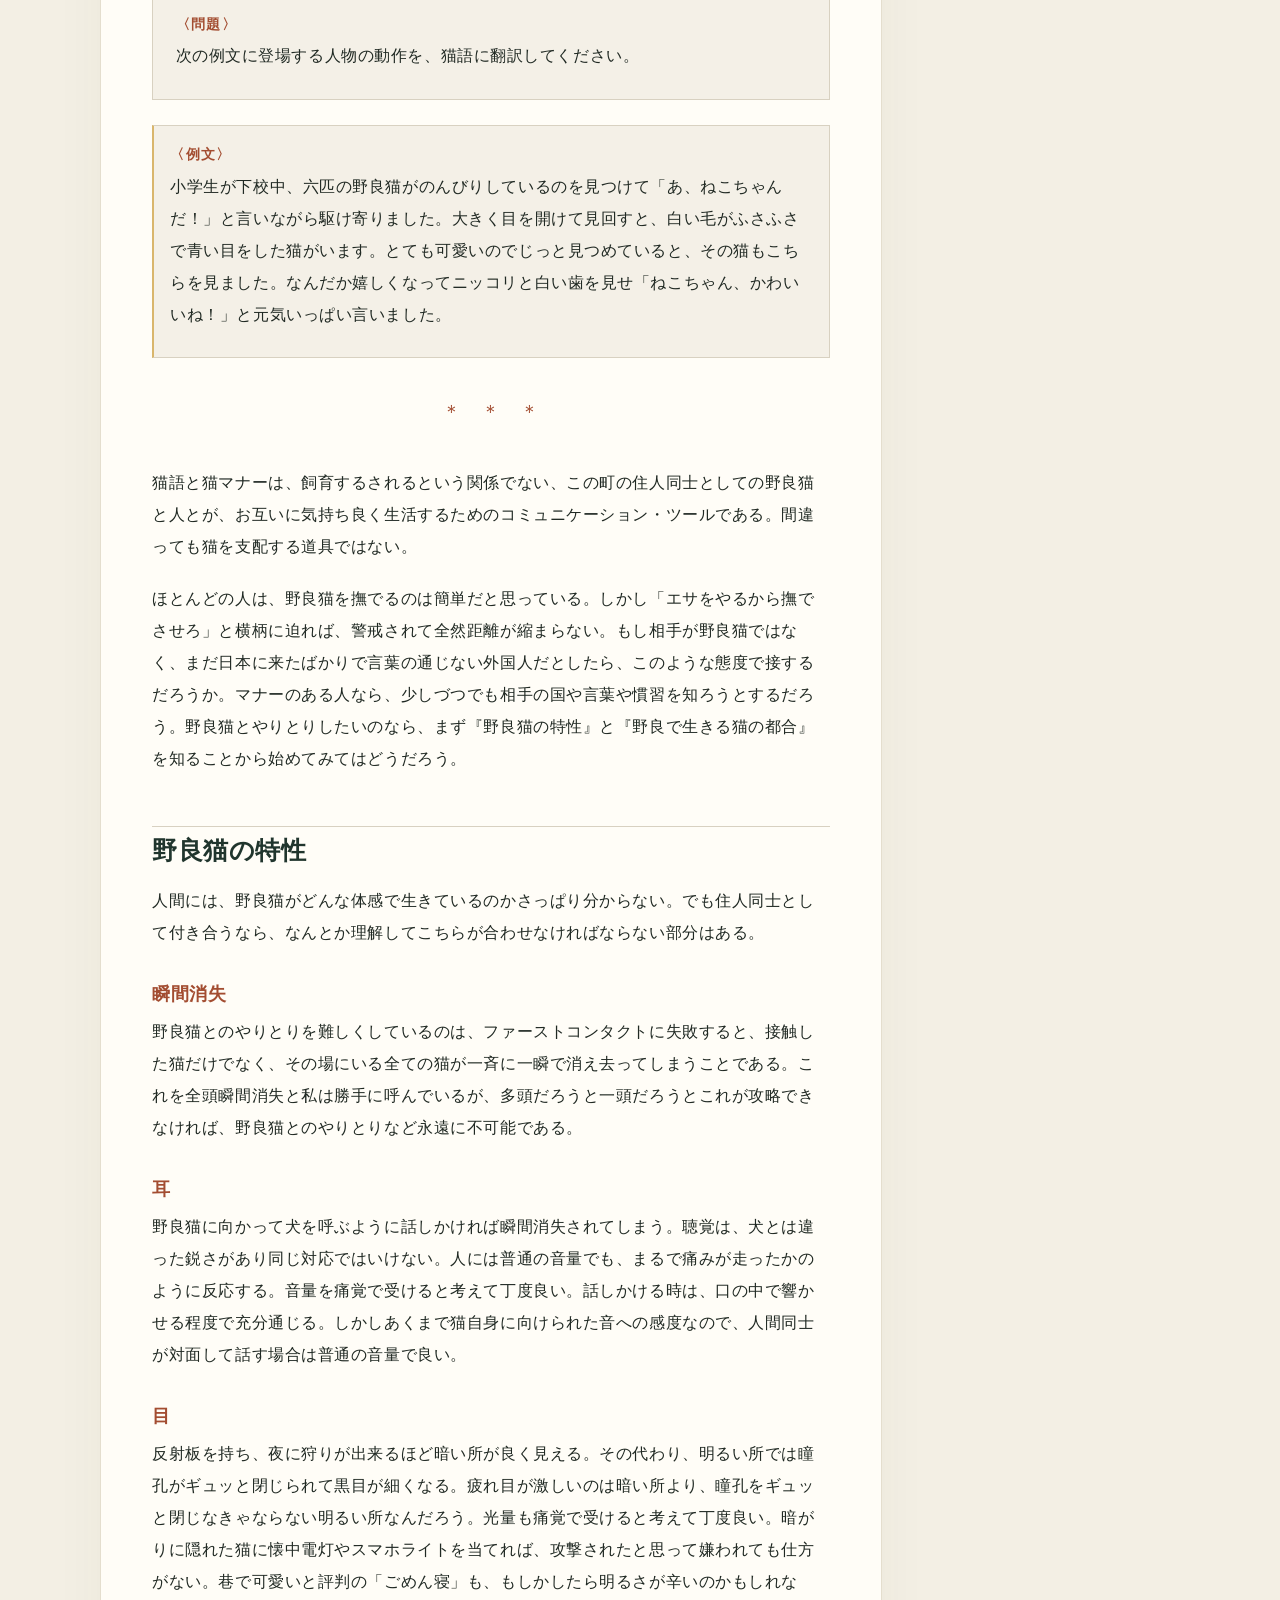
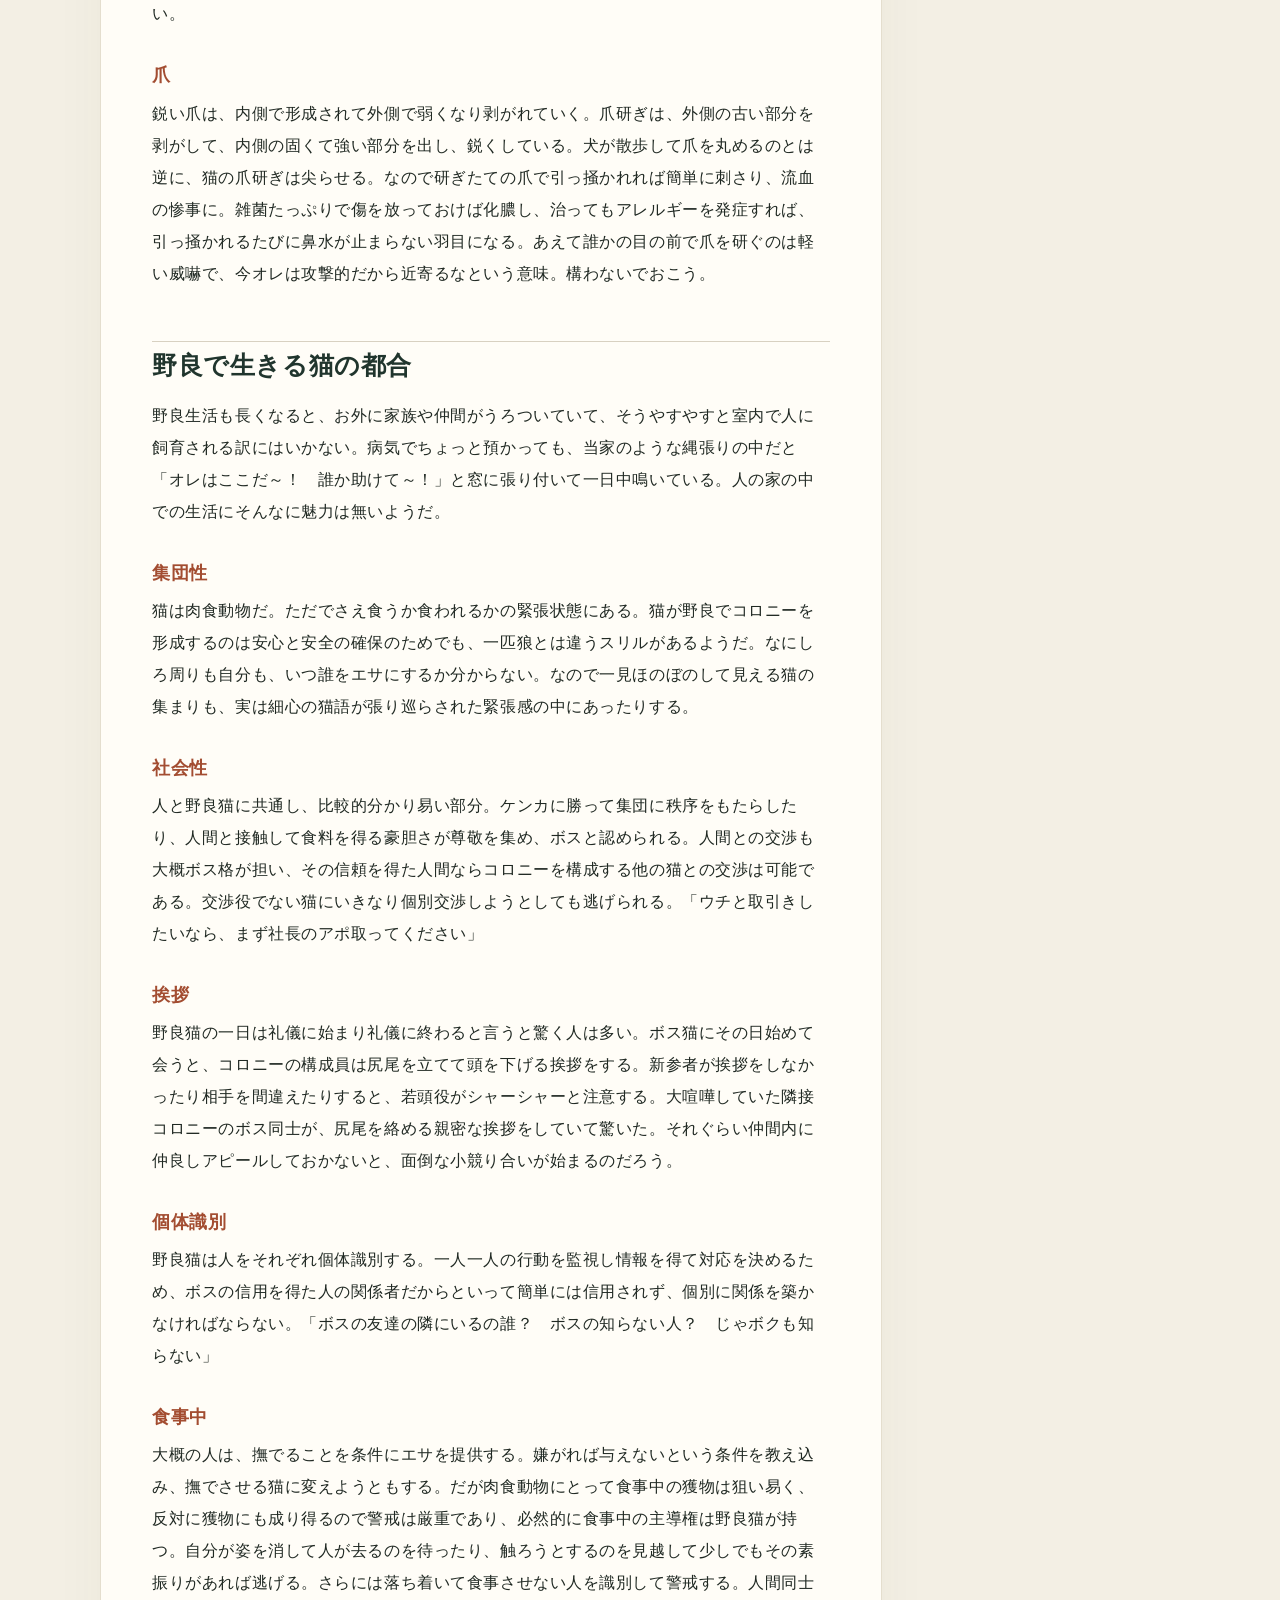
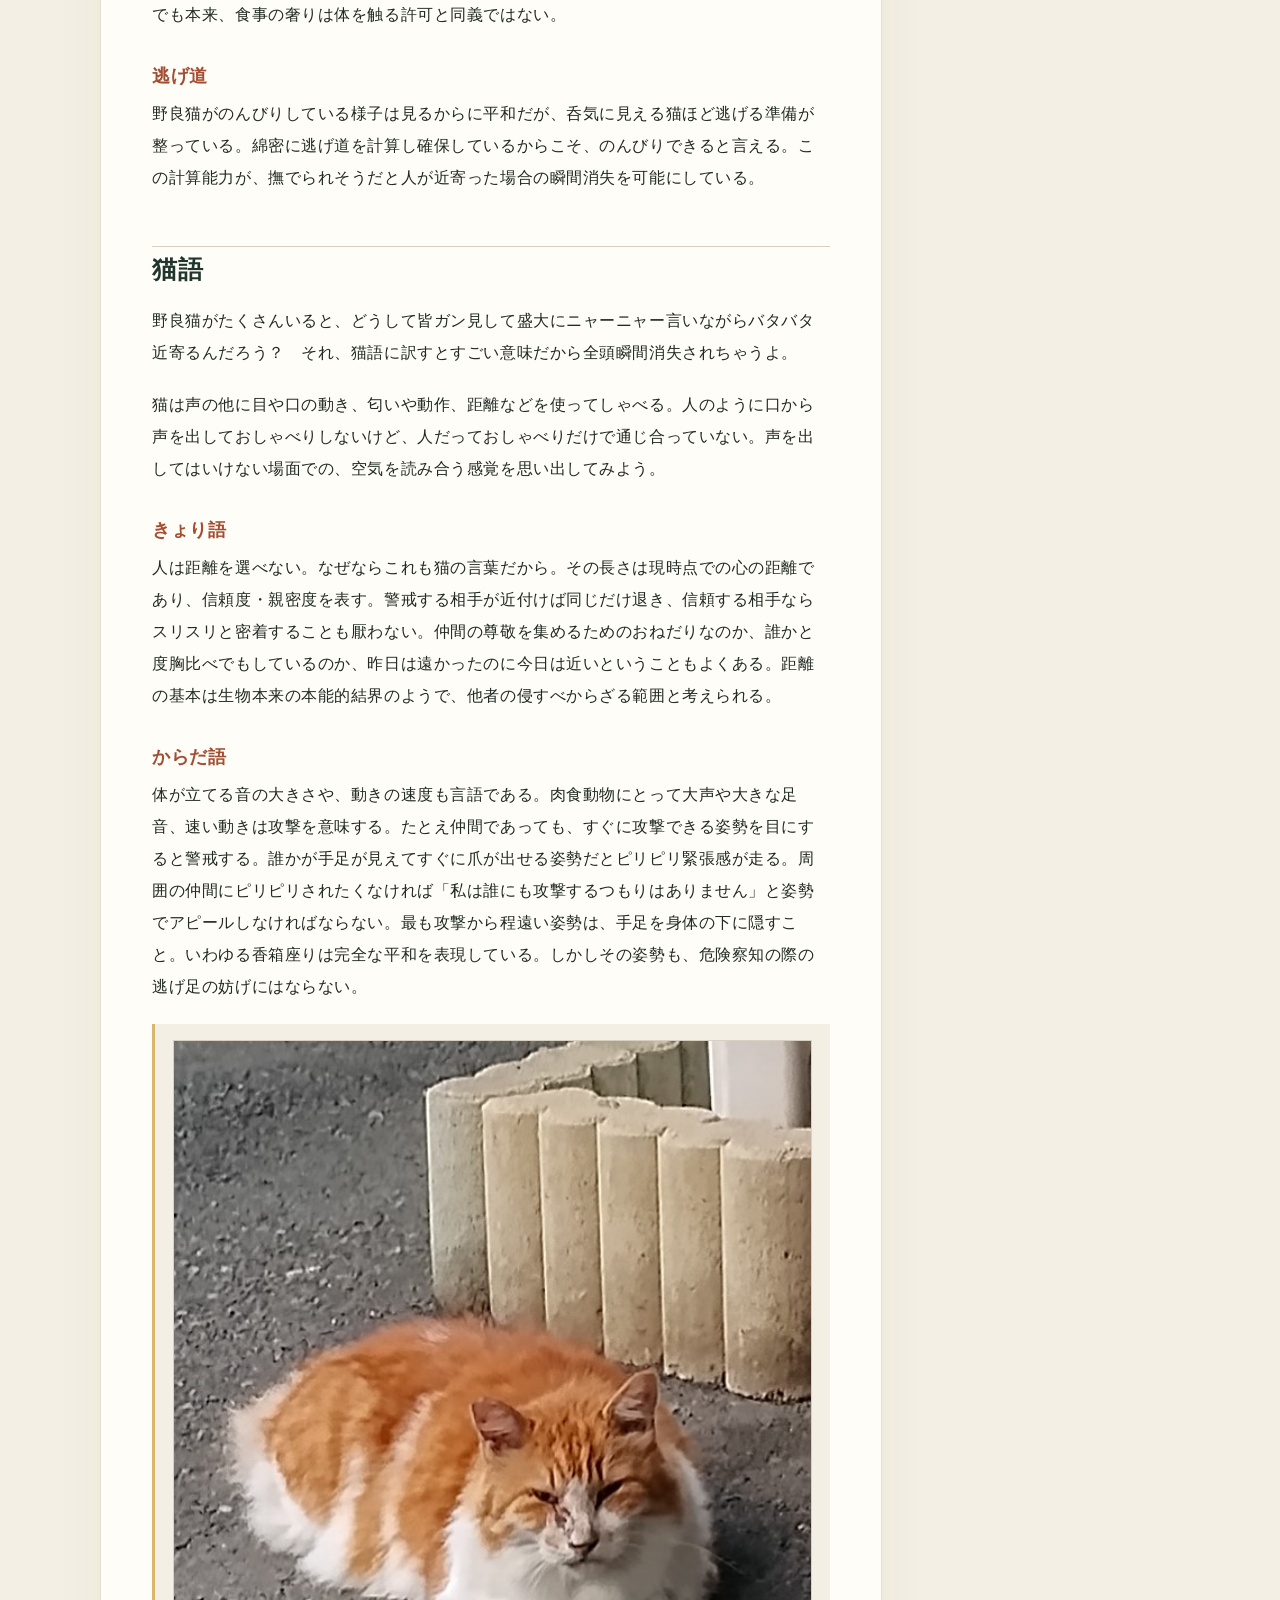
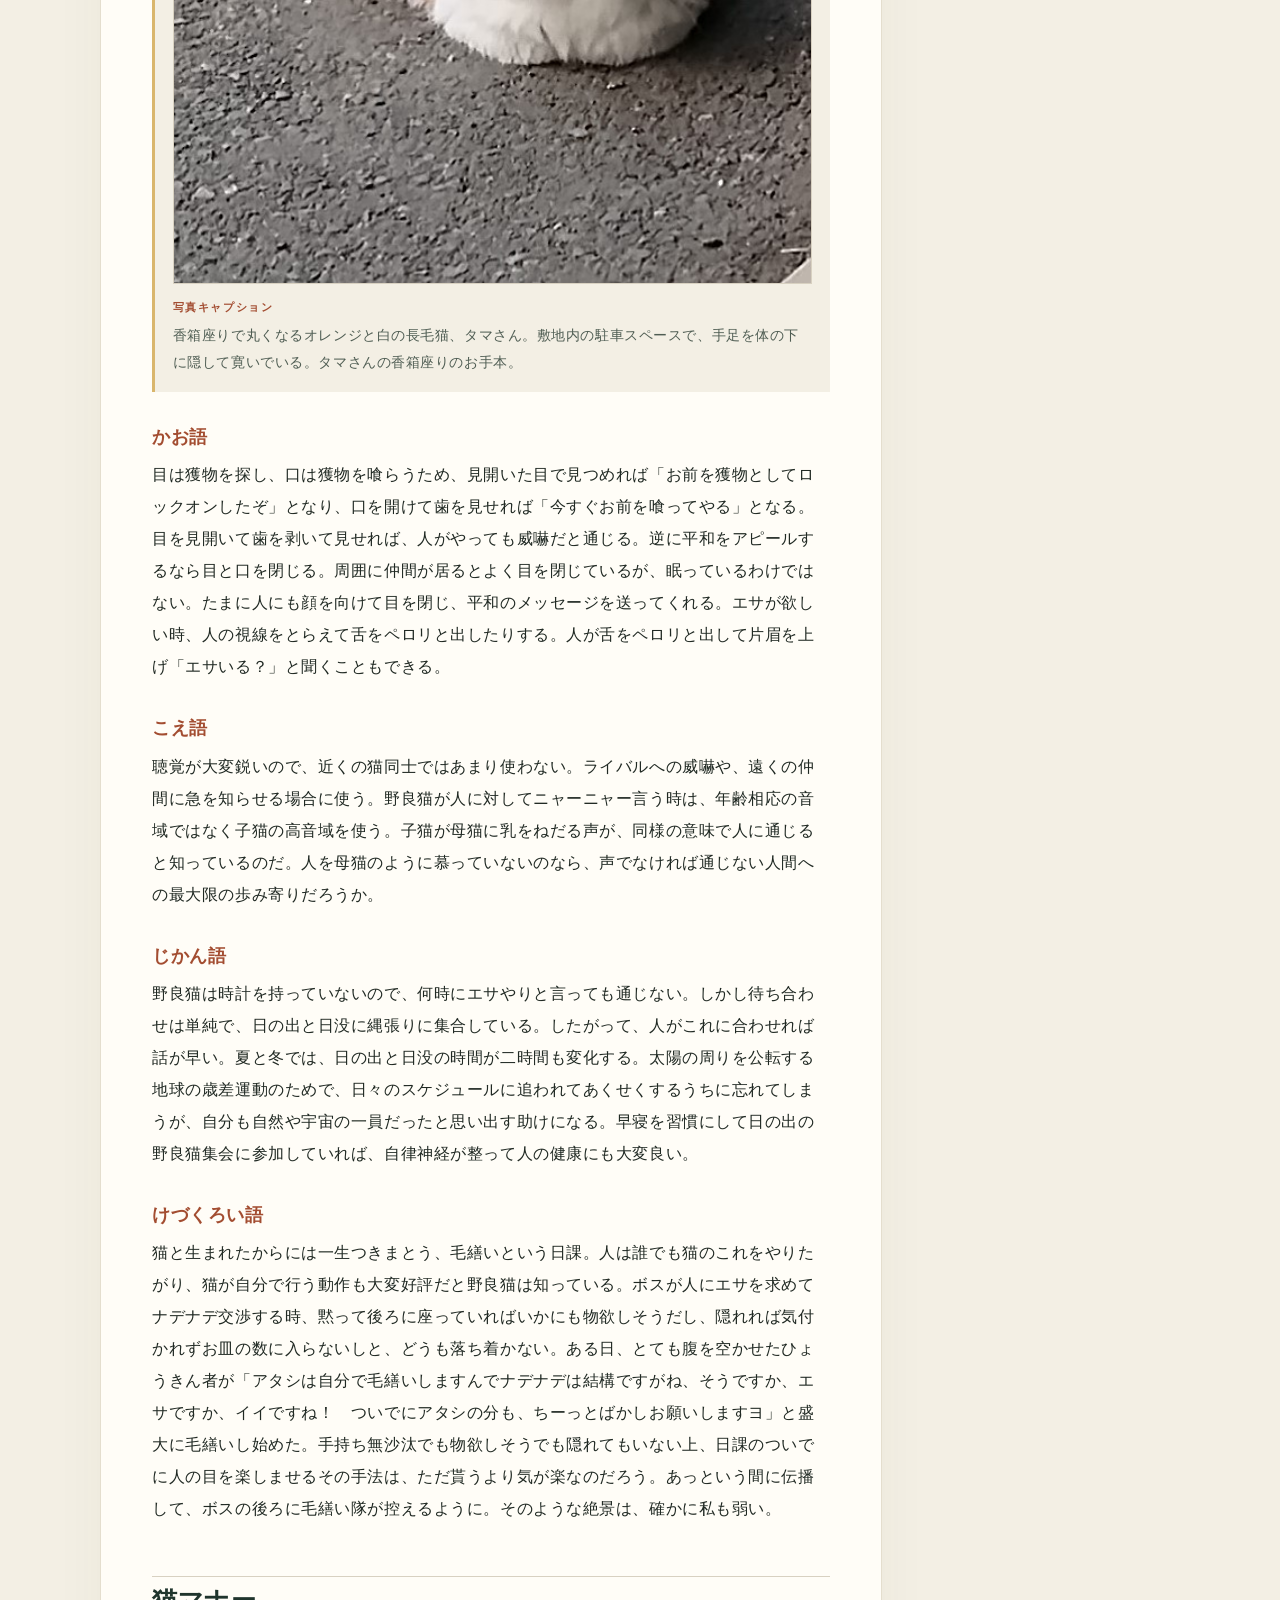
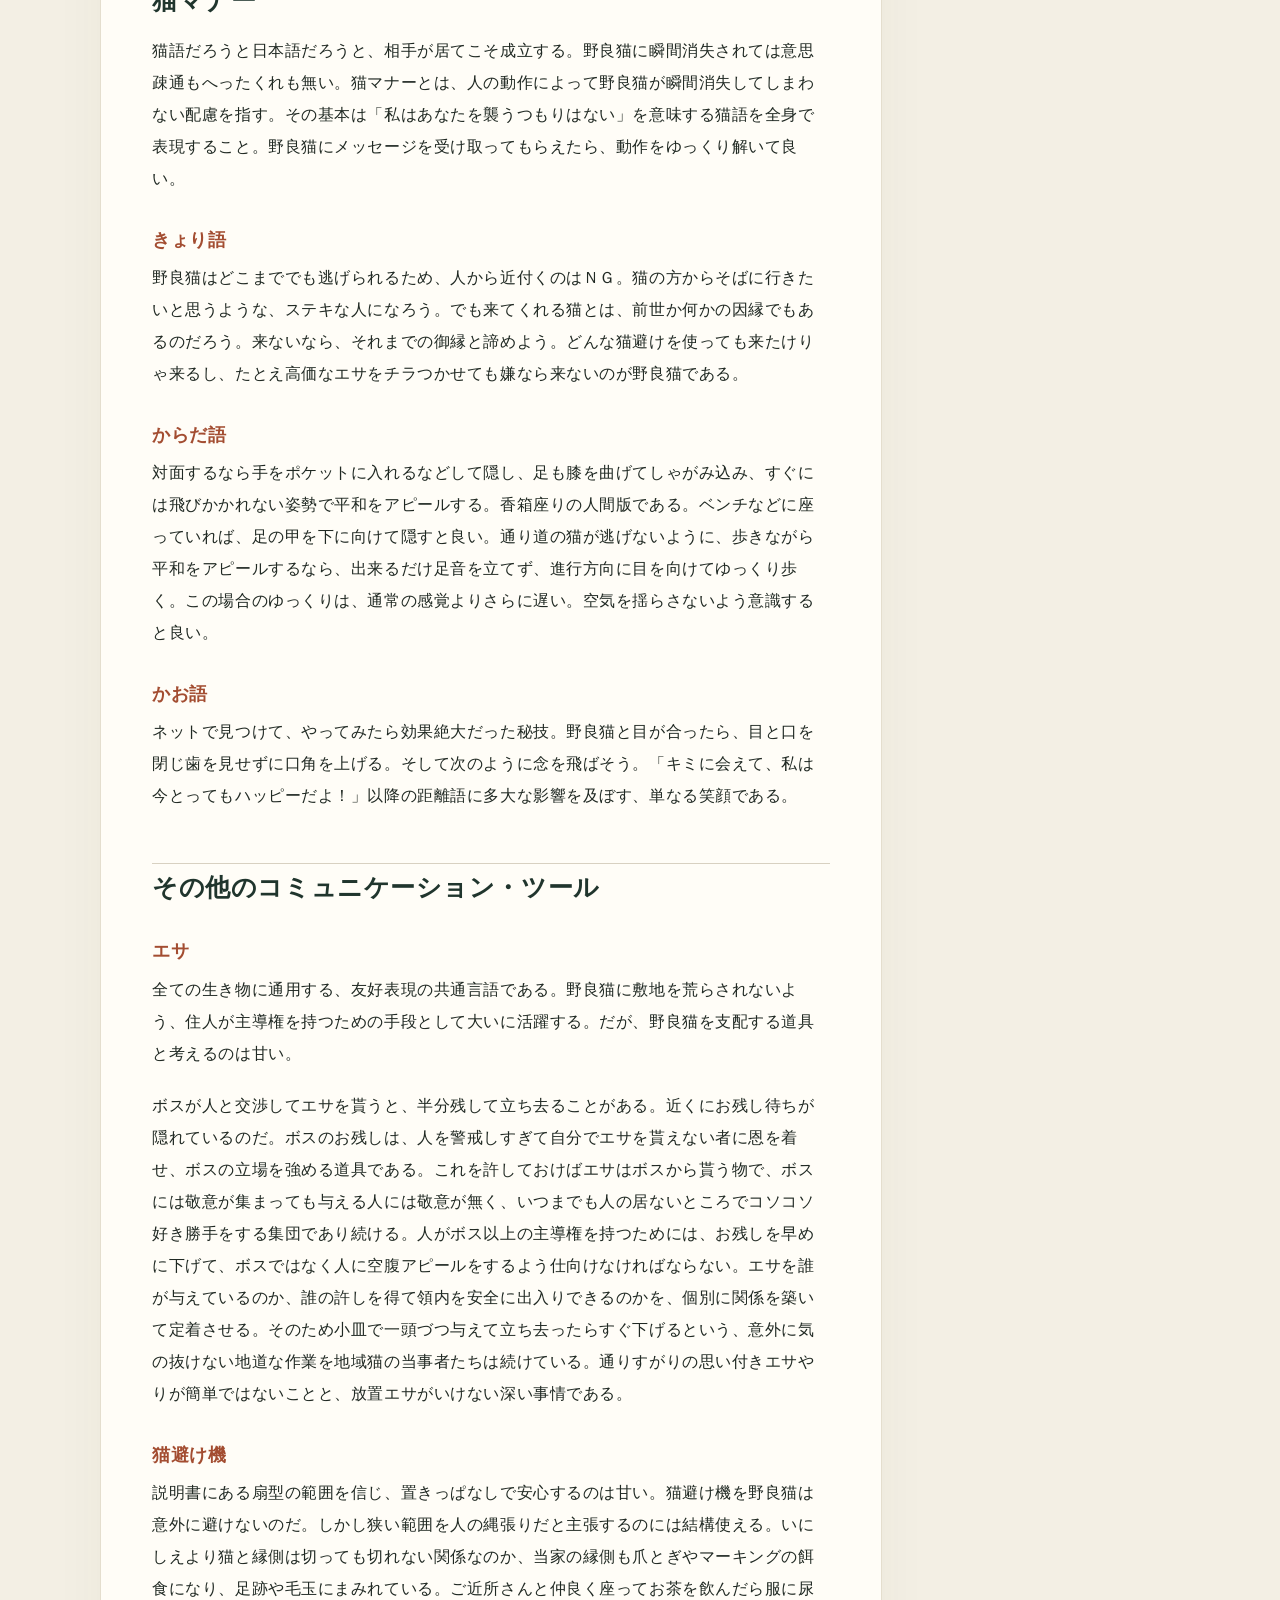
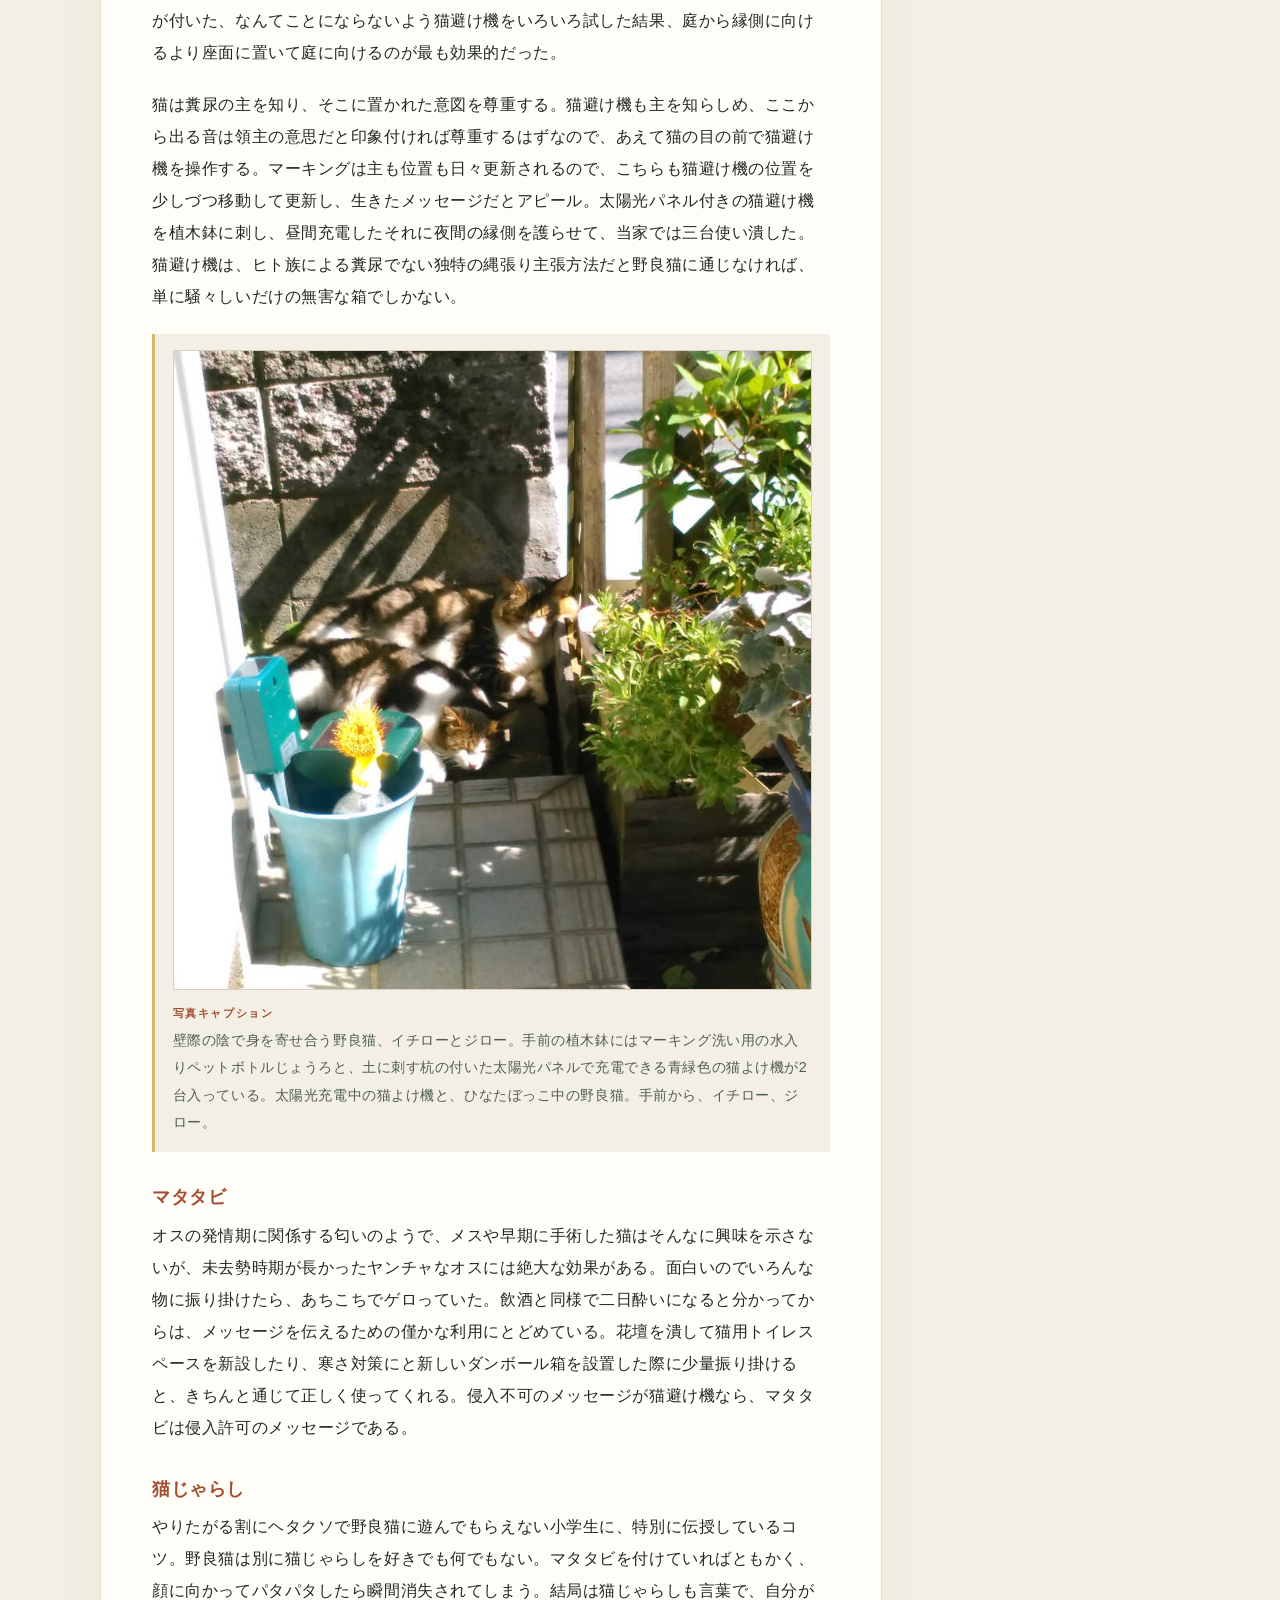
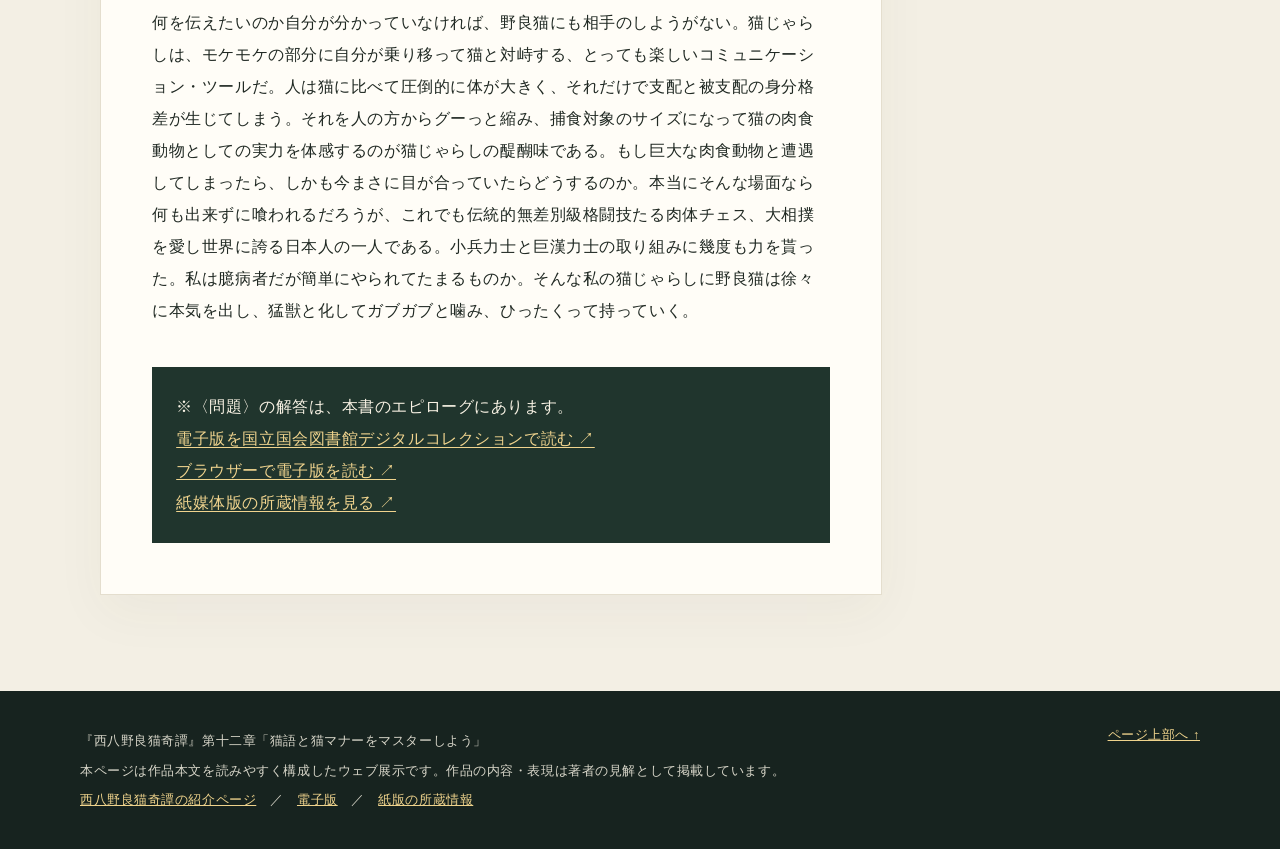
<file: nekogo.html>
<!doctype html>
<html lang="ja">
<head>
  <meta charset="utf-8">
  <meta name="viewport" content="width=device-width, initial-scale=1">
  <meta name="description" content="『西八野良猫奇譚』第十二章「猫語と猫マナーをマスターしよう」全文。野良猫の特性、猫語、猫マナー、地域猫とのコミュニケーションを著者独自の視点で綴ります。">
  <meta name="theme-color" content="#17231f">
  <meta property="og:type" content="article">
  <meta property="og:locale" content="ja_JP">
  <meta property="og:title" content="猫語と猫マナーをマスターしよう｜西八野良猫奇譚">
  <meta property="og:description" content="野良猫との付き合い方を、著者独自の視点でまとめた第十二章を全文掲載。">
  <title>猫語と猫マナーをマスターしよう｜『西八野良猫奇譚』第十二章</title>
  <style>
    :root{color-scheme:light;--ink:#202923;--muted:#66736b;--paper:#f3efe4;--card:#fffdf7;--green:#20352d;--green2:#324d40;--rust:#a34d31;--gold:#d9b66c;--line:#d8d1c1;--serif:"Yu Mincho","Hiragino Mincho ProN","Noto Serif JP",serif;--sans:"Yu Gothic","Hiragino Kaku Gothic ProN","Noto Sans JP",sans-serif}
    *{box-sizing:border-box}html{scroll-behavior:smooth;scroll-padding-top:5rem}body{margin:0;background:var(--paper);color:var(--ink);font-family:var(--serif);line-height:2;letter-spacing:.035em}a{color:inherit}a:focus-visible,button:focus-visible{outline:3px solid var(--rust);outline-offset:4px}.skip{position:absolute;left:-9999px;top:1rem;background:#fff;padding:.5rem 1rem;z-index:10}.skip:focus{left:1rem}.topbar{background:var(--green);color:#f7f1df;padding:.65rem max(1.25rem,calc((100% - 1120px)/2));display:flex;justify-content:space-between;align-items:center;font: .76rem var(--sans);letter-spacing:.12em}.topbar a{text-decoration:none}.topbar .mark{color:var(--gold)}.hero{background:var(--green);color:#f6f0de;padding:clamp(3rem,9vw,7rem) max(1.25rem,calc((100% - 1120px)/2)) 3rem;position:relative;overflow:hidden}.hero:after{content:"猫語　猫マナー　猫語　猫マナー";position:absolute;right:-3rem;bottom:-2.2rem;font:700 clamp(3rem,10vw,8rem)/1 var(--sans);color:#ffffff0a;white-space:nowrap;pointer-events:none}.eyebrow{font:.78rem var(--sans);letter-spacing:.22em;color:var(--gold);text-transform:uppercase}.hero h1{font-size:clamp(2.4rem,7vw,5.8rem);font-weight:500;line-height:1.28;letter-spacing:.08em;max-width:900px;margin:.55rem 0 1rem}.hero .subtitle{font-size:clamp(1rem,2vw,1.25rem);color:#e2ddcc;margin:0}.hero-meta{margin-top:2rem;color:#c7c7b6;font: .86rem/1.8 var(--sans);letter-spacing:.04em}.hero-meta strong{color:#fff;font-weight:500}.seal{display:inline-grid;place-items:center;width:3rem;height:3rem;border:1px solid var(--gold);border-radius:50%;color:var(--gold);font-size:.72rem;line-height:1.3;text-align:center;margin-right:.7rem;vertical-align:middle}.layout{max-width:1120px;margin:0 auto;padding:2.5rem 1.25rem 6rem;display:grid;grid-template-columns:minmax(0,1fr) 250px;gap:3rem;align-items:start}.intro{font-size:1.02rem;margin:0 0 1rem}.book-note{border-left:3px solid var(--gold);padding:.2rem 1rem;color:var(--muted);font:.88rem/1.85 var(--sans);margin:1.5rem 0 2rem}.toc{background:#e9e3d5;border:1px solid var(--line);padding:1.4rem 1.5rem;margin:2rem 0 3rem}.toc h2{font:700 .8rem var(--sans);letter-spacing:.17em;margin:0 0 .8rem;color:var(--green)}.toc ol{columns:2;column-gap:2rem;padding-left:1.2rem;margin:0;font:.88rem/1.9 var(--sans)}.toc li{break-inside:avoid}.toc a{text-decoration-color:#a39c8b;text-underline-offset:3px}.chapter{background:var(--card);border:1px solid #e4dece;padding:clamp(1.2rem,4vw,3.2rem);box-shadow:0 18px 50px #453e2c0b}.chapter-label{font: .76rem var(--sans);letter-spacing:.16em;color:var(--rust);margin:0 0 .6rem}.chapter-title{font-size:1.6rem;line-height:1.5;margin:0 0 2rem;font-weight:600}.chapter p{margin:0 0 1.25em}.chapter .lead{font-size:1.08rem}.divider{border:0;text-align:center;color:var(--rust);margin:2.2rem 0;font-size:1.2rem}.divider:after{content:"＊　＊　＊"}.question{margin:1.6rem 0;padding:1.25rem 1.4rem;background:#f4f0e7;border:1px solid var(--line)}.question strong{display:block;color:var(--rust);font:700 .85rem var(--sans);letter-spacing:.1em}.question p{margin:.4rem 0}.example{padding-left:1rem;border-left:2px solid var(--gold)}.chapter h2{font-size:1.55rem;line-height:1.5;color:var(--green);margin:3.2rem 0 1rem;padding-top:.3rem;border-top:1px solid var(--line)}.chapter h3{font-size:1.13rem;line-height:1.5;color:var(--rust);margin:2rem 0 .5rem}.caption{margin:1.35rem 0 1.8rem!important;padding:1rem 1.1rem;background:#f3efe4;color:#4f5d53;font:.9rem/1.9 var(--sans);border-left:3px solid var(--gold)}.caption b{display:block;font-size:.7rem;letter-spacing:.14em;color:var(--rust);margin-bottom:.2rem}.closing{margin-top:2.5rem;padding:1.5rem;background:var(--green);color:#f8f2e4}.closing p{margin:0}.closing a{color:#f0d48e;text-underline-offset:3px}.side{position:sticky;top:1.5rem;font: .84rem/1.8 var(--sans)}.sidebox{border-top:2px solid var(--green);padding:1rem 0 1.2rem}.sidebox h2{font-size:.74rem;letter-spacing:.15em;margin:0 0 .7rem;color:var(--rust)}.sidebox p{margin:.3rem 0;color:var(--muted)}.sidebox a{display:inline-block;margin-top:.3rem;text-underline-offset:3px}.backlink{display:block;padding:.8rem 1rem;background:var(--green);color:#fff;text-decoration:none!important}.footer{background:#17231f;color:#d8d6c9;padding:2rem max(1.25rem,calc((100% - 1120px)/2));font:.8rem/1.8 var(--sans)}.footer a{color:#efd38c}.footer p{margin:.4rem 0}.up{float:right}@media(max-width:800px){.layout{grid-template-columns:1fr;gap:1.5rem}.side{position:static;display:grid;grid-template-columns:1fr 1fr;gap:1rem}.toc ol{columns:1}.hero:after{right:-12rem}.chapter h2{font-size:1.35rem}}@media(max-width:520px){.topbar{font-size:.68rem}.side{grid-template-columns:1fr}.chapter{padding:1.1rem}.hero{padding-bottom:2.5rem}}
    @media(prefers-reduced-motion:reduce){html{scroll-behavior:auto}}
    .caption img{display:block;width:100%;height:auto;margin:0 0 .8rem;border:1px solid #d8d1c1}.caption figcaption{margin:0}.book-links{display:grid;gap:.35rem;margin:.6rem 0 0;padding:0;list-style:none}.book-links a{display:block;padding:.55rem .7rem;background:#e9e3d5;text-decoration:none}
  </style>
<link rel="icon" href="data:image/svg+xml,<svg xmlns=%22http://www.w3.org/2000/svg%22 viewBox=%220 0 100 100%22><text y=%22.9em%22 font-size=%2290%22>🐈</text></svg>"></head>
<body id="top">
  <a class="skip" href="#本文">本文へスキップ</a>
  <nav class="topbar" aria-label="ページ案内"><a href="https://sites.google.com/view/minervaartoffice/hokaku-san">〈 西八野良猫奇譚のページへ</a><span class="mark">FIELD NOTES　／　猫語研究室</span></nav>
  <header class="hero">
    <div class="eyebrow">The Unusual Tale of Stray Cats in Nishi-hachi　／　第十二章</div>
    <h1>猫語と猫マナーを<br>マスターしよう</h1>
    <p class="subtitle">野良猫と、この町の住人同士として暮らすために。</p>
    <div class="hero-meta"><span class="seal">西八<br>野良猫</span><strong>『西八野良猫奇譚』</strong>　ホカクさん／著<br>第十二章「猫語と猫マナーをマスターしよう」全文</div>
  </header>
  <div class="layout">
    <main id="本文">
      <p class="intro">『西八野良猫奇譚』（ホカクさん／著）第十二章「猫語と猫マナーをマスターしよう」を全文掲載。野良猫との付き合い方を、著者独自の視点でまとめた一章です。</p>
      <p class="book-note">本書は電子版・紙版ともに国立国会図書館で閲覧できます。所蔵資料を探す場合は、ページ末尾の検索リンクをご利用ください。</p>
      <nav class="toc" aria-label="章内目次"><h2>この章を読む</h2><ol><li><a href="#chapter-start">十二、猫語と猫マナーをマスターしよう</a></li><li><a href="#traits">野良猫の特性</a></li><li><a href="#life">野良で生きる猫の都合</a></li><li><a href="#language">猫語</a></li><li><a href="#manners">猫マナー</a></li><li><a href="#tools">その他のコミュニケーション・ツール</a></li><li><a href="#epilogue">問題の解答について</a></li></ol></nav>
      <article class="chapter" itemscope itemtype="https://schema.org/Chapter">
        <meta itemprop="isPartOf" content="西八野良猫奇譚">
        <p class="chapter-label">CHAPTER 12　／　全文</p>
        <h2 class="chapter-title" id="chapter-start" itemprop="name">十二、猫語と猫マナーをマスターしよう</h2>
        <p class="lead">初めにお断わりしておく。未手術で人間なにさま状態の荒れたコロニー（群体）には、エサやりだろうが猫語だろうが通用せず交渉は不可能だ。酔っ払ったチンピラ軍団に何を言っても通じないのと一緒である。そのようなコロニーと共存関係を築こうとするなら、繁殖という何を差し置いても達成しなくてはならない一大クエストを強制終了させる必要がある。野良猫が捕獲と不妊去勢手術によって人間の圧倒的な実力を知り、しらふになり途方に暮れて人と折り合いを付ける気持ちになった時、猫語と猫マナーは役に立つだろう。</p>
        <hr class="divider">
        <div class="question"><strong>〈問題〉</strong><p>次の例文に登場する人物の動作を、猫語に翻訳してください。</p></div>
        <div class="question example"><strong>〈例文〉</strong><p>小学生が下校中、六匹の野良猫がのんびりしているのを見つけて「あ、ねこちゃんだ！」と言いながら駆け寄りました。大きく目を開けて見回すと、白い毛がふさふさで青い目をした猫がいます。とても可愛いのでじっと見つめていると、その猫もこちらを見ました。なんだか嬉しくなってニッコリと白い歯を見せ「ねこちゃん、かわいいね！」と元気いっぱい言いました。</p></div>
        <hr class="divider">
        <p>猫語と猫マナーは、飼育するされるという関係でない、この町の住人同士としての野良猫と人とが、お互いに気持ち良く生活するためのコミュニケーション・ツールである。間違っても猫を支配する道具ではない。</p>
        <p>ほとんどの人は、野良猫を撫でるのは簡単だと思っている。しかし「エサをやるから撫でさせろ」と横柄に迫れば、警戒されて全然距離が縮まらない。もし相手が野良猫ではなく、まだ日本に来たばかりで言葉の通じない外国人だとしたら、このような態度で接するだろうか。マナーのある人なら、少しづつでも相手の国や言葉や慣習を知ろうとするだろう。野良猫とやりとりしたいのなら、まず『野良猫の特性』と『野良で生きる猫の都合』を知ることから始めてみてはどうだろう。</p>

        <section id="traits"><h2>野良猫の特性</h2>
          <p>人間には、野良猫がどんな体感で生きているのかさっぱり分からない。でも住人同士として付き合うなら、なんとか理解してこちらが合わせなければならない部分はある。</p>
          <section><h3>瞬間消失</h3><p>野良猫とのやりとりを難しくしているのは、ファーストコンタクトに失敗すると、接触した猫だけでなく、その場にいる全ての猫が一斉に一瞬で消え去ってしまうことである。これを全頭瞬間消失と私は勝手に呼んでいるが、多頭だろうと一頭だろうとこれが攻略できなければ、野良猫とのやりとりなど永遠に不可能である。</p></section>
          <section><h3>耳</h3><p>野良猫に向かって犬を呼ぶように話しかければ瞬間消失されてしまう。聴覚は、犬とは違った鋭さがあり同じ対応ではいけない。人には普通の音量でも、まるで痛みが走ったかのように反応する。音量を痛覚で受けると考えて丁度良い。話しかける時は、口の中で響かせる程度で充分通じる。しかしあくまで猫自身に向けられた音への感度なので、人間同士が対面して話す場合は普通の音量で良い。</p></section>
          <section><h3>目</h3><p>反射板を持ち、夜に狩りが出来るほど暗い所が良く見える。その代わり、明るい所では瞳孔がギュッと閉じられて黒目が細くなる。疲れ目が激しいのは暗い所より、瞳孔をギュッと閉じなきゃならない明るい所なんだろう。光量も痛覚で受けると考えて丁度良い。暗がりに隠れた猫に懐中電灯やスマホライトを当てれば、攻撃されたと思って嫌われても仕方がない。巷で可愛いと評判の「ごめん寝」も、もしかしたら明るさが辛いのかもしれない。</p></section>
          <section><h3>爪</h3><p>鋭い爪は、内側で形成されて外側で弱くなり剥がれていく。爪研ぎは、外側の古い部分を剥がして、内側の固くて強い部分を出し、鋭くしている。犬が散歩して爪を丸めるのとは逆に、猫の爪研ぎは尖らせる。なので研ぎたての爪で引っ掻かれれば簡単に刺さり、流血の惨事に。雑菌たっぷりで傷を放っておけば化膿し、治ってもアレルギーを発症すれば、引っ掻かれるたびに鼻水が止まらない羽目になる。あえて誰かの目の前で爪を研ぐのは軽い威嚇で、今オレは攻撃的だから近寄るなという意味。構わないでおこう。</p></section>
        </section>

        <section id="life"><h2>野良で生きる猫の都合</h2>
          <p>野良生活も長くなると、お外に家族や仲間がうろついていて、そうやすやすと室内で人に飼育される訳にはいかない。病気でちょっと預かっても、当家のような縄張りの中だと「オレはここだ～！　誰か助けて～！」と窓に張り付いて一日中鳴いている。人の家の中での生活にそんなに魅力は無いようだ。</p>
          <section><h3>集団性</h3><p>猫は肉食動物だ。ただでさえ食うか食われるかの緊張状態にある。猫が野良でコロニーを形成するのは安心と安全の確保のためでも、一匹狼とは違うスリルがあるようだ。なにしろ周りも自分も、いつ誰をエサにするか分からない。なので一見ほのぼのして見える猫の集まりも、実は細心の猫語が張り巡らされた緊張感の中にあったりする。</p></section>
          <section><h3>社会性</h3><p>人と野良猫に共通し、比較的分かり易い部分。ケンカに勝って集団に秩序をもたらしたり、人間と接触して食料を得る豪胆さが尊敬を集め、ボスと認められる。人間との交渉も大概ボス格が担い、その信頼を得た人間ならコロニーを構成する他の猫との交渉は可能である。交渉役でない猫にいきなり個別交渉しようとしても逃げられる。「ウチと取引きしたいなら、まず社長のアポ取ってください」</p></section>
          <section><h3>挨拶</h3><p>野良猫の一日は礼儀に始まり礼儀に終わると言うと驚く人は多い。ボス猫にその日始めて会うと、コロニーの構成員は尻尾を立てて頭を下げる挨拶をする。新参者が挨拶をしなかったり相手を間違えたりすると、若頭役がシャーシャーと注意する。大喧嘩していた隣接コロニーのボス同士が、尻尾を絡める親密な挨拶をしていて驚いた。それぐらい仲間内に仲良しアピールしておかないと、面倒な小競り合いが始まるのだろう。</p></section>
          <section><h3>個体識別</h3><p>野良猫は人をそれぞれ個体識別する。一人一人の行動を監視し情報を得て対応を決めるため、ボスの信用を得た人の関係者だからといって簡単には信用されず、個別に関係を築かなければならない。「ボスの友達の隣にいるの誰？　ボスの知らない人？　じゃボクも知らない」</p></section>
          <section><h3>食事中</h3><p>大概の人は、撫でることを条件にエサを提供する。嫌がれば与えないという条件を教え込み、撫でさせる猫に変えようともする。だが肉食動物にとって食事中の獲物は狙い易く、反対に獲物にも成り得るので警戒は厳重であり、必然的に食事中の主導権は野良猫が持つ。自分が姿を消して人が去るのを待ったり、触ろうとするのを見越して少しでもその素振りがあれば逃げる。さらには落ち着いて食事させない人を識別して警戒する。人間同士でも本来、食事の奢りは体を触る許可と同義ではない。</p></section>
          <section><h3>逃げ道</h3><p>野良猫がのんびりしている様子は見るからに平和だが、呑気に見える猫ほど逃げる準備が整っている。綿密に逃げ道を計算し確保しているからこそ、のんびりできると言える。この計算能力が、撫でられそうだと人が近寄った場合の瞬間消失を可能にしている。</p></section>
        </section>

        <section id="language"><h2>猫語</h2>
          <p>野良猫がたくさんいると、どうして皆ガン見して盛大にニャーニャー言いながらバタバタ近寄るんだろう？　それ、猫語に訳すとすごい意味だから全頭瞬間消失されちゃうよ。</p><p>猫は声の他に目や口の動き、匂いや動作、距離などを使ってしゃべる。人のように口から声を出しておしゃべりしないけど、人だっておしゃべりだけで通じ合っていない。声を出してはいけない場面での、空気を読み合う感覚を思い出してみよう。</p>
          <section><h3>きょり語</h3><p>人は距離を選べない。なぜならこれも猫の言葉だから。その長さは現時点での心の距離であり、信頼度・親密度を表す。警戒する相手が近付けば同じだけ退き、信頼する相手ならスリスリと密着することも厭わない。仲間の尊敬を集めるためのおねだりなのか、誰かと度胸比べでもしているのか、昨日は遠かったのに今日は近いということもよくある。距離の基本は生物本来の本能的結界のようで、他者の侵すべからざる範囲と考えられる。</p></section>
          <section><h3>からだ語</h3><p>体が立てる音の大きさや、動きの速度も言語である。肉食動物にとって大声や大きな足音、速い動きは攻撃を意味する。たとえ仲間であっても、すぐに攻撃できる姿勢を目にすると警戒する。誰かが手足が見えてすぐに爪が出せる姿勢だとピリピリ緊張感が走る。周囲の仲間にピリピリされたくなければ「私は誰にも攻撃するつもりはありません」と姿勢でアピールしなければならない。最も攻撃から程遠い姿勢は、手足を身体の下に隠すこと。いわゆる香箱座りは完全な平和を表現している。しかしその姿勢も、危険察知の際の逃げ足の妨げにはならない。</p><figure class="caption"><img src="tama_koubako.jpg" alt="オレンジと白の長毛猫、タマさんが駐車スペースで香箱座りをしている"><figcaption><b>写真キャプション</b>香箱座りで丸くなるオレンジと白の長毛猫、タマさん。敷地内の駐車スペースで、手足を体の下に隠して寛いでいる。タマさんの香箱座りのお手本。</figcaption></figure></section>
          <section><h3>かお語</h3><p>目は獲物を探し、口は獲物を喰らうため、見開いた目で見つめれば「お前を獲物としてロックオンしたぞ」となり、口を開けて歯を見せれば「今すぐお前を喰ってやる」となる。目を見開いて歯を剥いて見せれば、人がやっても威嚇だと通じる。逆に平和をアピールするなら目と口を閉じる。周囲に仲間が居るとよく目を閉じているが、眠っているわけではない。たまに人にも顔を向けて目を閉じ、平和のメッセージを送ってくれる。エサが欲しい時、人の視線をとらえて舌をペロリと出したりする。人が舌をペロリと出して片眉を上げ「エサいる？」と聞くこともできる。</p></section>
          <section><h3>こえ語</h3><p>聴覚が大変鋭いので、近くの猫同士ではあまり使わない。ライバルへの威嚇や、遠くの仲間に急を知らせる場合に使う。野良猫が人に対してニャーニャー言う時は、年齢相応の音域ではなく子猫の高音域を使う。子猫が母猫に乳をねだる声が、同様の意味で人に通じると知っているのだ。人を母猫のように慕っていないのなら、声でなければ通じない人間への最大限の歩み寄りだろうか。</p></section>
          <section><h3>じかん語</h3><p>野良猫は時計を持っていないので、何時にエサやりと言っても通じない。しかし待ち合わせは単純で、日の出と日没に縄張りに集合している。したがって、人がこれに合わせれば話が早い。夏と冬では、日の出と日没の時間が二時間も変化する。太陽の周りを公転する地球の歳差運動のためで、日々のスケジュールに追われてあくせくするうちに忘れてしまうが、自分も自然や宇宙の一員だったと思い出す助けになる。早寝を習慣にして日の出の野良猫集会に参加していれば、自律神経が整って人の健康にも大変良い。</p></section>
          <section><h3>けづくろい語</h3><p>猫と生まれたからには一生つきまとう、毛繕いという日課。人は誰でも猫のこれをやりたがり、猫が自分で行う動作も大変好評だと野良猫は知っている。ボスが人にエサを求めてナデナデ交渉する時、黙って後ろに座っていればいかにも物欲しそうだし、隠れれば気付かれずお皿の数に入らないしと、どうも落ち着かない。ある日、とても腹を空かせたひょうきん者が「アタシは自分で毛繕いしますんでナデナデは結構ですがね、そうですか、エサですか、イイですね！　ついでにアタシの分も、ちーっとばかしお願いしますヨ」と盛大に毛繕いし始めた。手持ち無沙汰でも物欲しそうでも隠れてもいない上、日課のついでに人の目を楽しませるその手法は、ただ貰うより気が楽なのだろう。あっという間に伝播して、ボスの後ろに毛繕い隊が控えるように。そのような絶景は、確かに私も弱い。</p></section>
        </section>

        <section id="manners"><h2>猫マナー</h2>
          <p>猫語だろうと日本語だろうと、相手が居てこそ成立する。野良猫に瞬間消失されては意思疎通もへったくれも無い。猫マナーとは、人の動作によって野良猫が瞬間消失してしまわない配慮を指す。その基本は「私はあなたを襲うつもりはない」を意味する猫語を全身で表現すること。野良猫にメッセージを受け取ってもらえたら、動作をゆっくり解いて良い。</p>
          <section><h3>きょり語</h3><p>野良猫はどこまででも逃げられるため、人から近付くのはＮＧ。猫の方からそばに行きたいと思うような、ステキな人になろう。でも来てくれる猫とは、前世か何かの因縁でもあるのだろう。来ないなら、それまでの御縁と諦めよう。どんな猫避けを使っても来たけりゃ来るし、たとえ高価なエサをチラつかせても嫌なら来ないのが野良猫である。</p></section>
          <section><h3>からだ語</h3><p>対面するなら手をポケットに入れるなどして隠し、足も膝を曲げてしゃがみ込み、すぐには飛びかかれない姿勢で平和をアピールする。香箱座りの人間版である。ベンチなどに座っていれば、足の甲を下に向けて隠すと良い。通り道の猫が逃げないように、歩きながら平和をアピールするなら、出来るだけ足音を立てず、進行方向に目を向けてゆっくり歩く。この場合のゆっくりは、通常の感覚よりさらに遅い。空気を揺らさないよう意識すると良い。</p></section>
          <section><h3>かお語</h3><p>ネットで見つけて、やってみたら効果絶大だった秘技。野良猫と目が合ったら、目と口を閉じ歯を見せずに口角を上げる。そして次のように念を飛ばそう。「キミに会えて、私は今とってもハッピーだよ！」以降の距離語に多大な影響を及ぼす、単なる笑顔である。</p></section>
        </section>

        <section id="tools"><h2>その他のコミュニケーション・ツール</h2>
          <section><h3>エサ</h3><p>全ての生き物に通用する、友好表現の共通言語である。野良猫に敷地を荒らされないよう、住人が主導権を持つための手段として大いに活躍する。だが、野良猫を支配する道具と考えるのは甘い。</p><p>ボスが人と交渉してエサを貰うと、半分残して立ち去ることがある。近くにお残し待ちが隠れているのだ。ボスのお残しは、人を警戒しすぎて自分でエサを貰えない者に恩を着せ、ボスの立場を強める道具である。これを許しておけばエサはボスから貰う物で、ボスには敬意が集まっても与える人には敬意が無く、いつまでも人の居ないところでコソコソ好き勝手をする集団であり続ける。人がボス以上の主導権を持つためには、お残しを早めに下げて、ボスではなく人に空腹アピールをするよう仕向けなければならない。エサを誰が与えているのか、誰の許しを得て領内を安全に出入りできるのかを、個別に関係を築いて定着させる。そのため小皿で一頭づつ与えて立ち去ったらすぐ下げるという、意外に気の抜けない地道な作業を地域猫の当事者たちは続けている。通りすがりの思い付きエサやりが簡単ではないことと、放置エサがいけない深い事情である。</p></section>
          <section><h3>猫避け機</h3><p>説明書にある扇型の範囲を信じ、置きっぱなしで安心するのは甘い。猫避け機を野良猫は意外に避けないのだ。しかし狭い範囲を人の縄張りだと主張するのには結構使える。いにしえより猫と縁側は切っても切れない関係なのか、当家の縁側も爪とぎやマーキングの餌食になり、足跡や毛玉にまみれている。ご近所さんと仲良く座ってお茶を飲んだら服に尿が付いた、なんてことにならないよう猫避け機をいろいろ試した結果、庭から縁側に向けるより座面に置いて庭に向けるのが最も効果的だった。</p><p>猫は糞尿の主を知り、そこに置かれた意図を尊重する。猫避け機も主を知らしめ、ここから出る音は領主の意思だと印象付ければ尊重するはずなので、あえて猫の目の前で猫避け機を操作する。マーキングは主も位置も日々更新されるので、こちらも猫避け機の位置を少しづつ移動して更新し、生きたメッセージだとアピール。太陽光パネル付きの猫避け機を植木鉢に刺し、昼間充電したそれに夜間の縁側を護らせて、当家では三台使い潰した。猫避け機は、ヒト族による糞尿でない独特の縄張り主張方法だと野良猫に通じなければ、単に騒々しいだけの無害な箱でしかない。</p><figure class="caption"><img src="KIMG0303.jpg" alt="日なたぼっこの野良猫たちと、手前の鉢に設置された青緑色の太陽光充電式猫よけ機"><figcaption><b>写真キャプション</b>壁際の陰で身を寄せ合う野良猫、イチローとジロー。手前の植木鉢にはマーキング洗い用の水入りペットボトルじょうろと、土に刺す杭の付いた太陽光パネルで充電できる青緑色の猫よけ機が2台入っている。太陽光充電中の猫よけ機と、ひなたぼっこ中の野良猫。手前から、イチロー、ジロー。</figcaption></figure></section>
          <section><h3>マタタビ</h3><p>オスの発情期に関係する匂いのようで、メスや早期に手術した猫はそんなに興味を示さないが、未去勢時期が長かったヤンチャなオスには絶大な効果がある。面白いのでいろんな物に振り掛けたら、あちこちでゲロっていた。飲酒と同様で二日酔いになると分かってからは、メッセージを伝えるための僅かな利用にとどめている。花壇を潰して猫用トイレスペースを新設したり、寒さ対策にと新しいダンボール箱を設置した際に少量振り掛けると、きちんと通じて正しく使ってくれる。侵入不可のメッセージが猫避け機なら、マタタビは侵入許可のメッセージである。</p></section>
          <section><h3>猫じゃらし</h3><p>やりたがる割にヘタクソで野良猫に遊んでもらえない小学生に、特別に伝授しているコツ。野良猫は別に猫じゃらしを好きでも何でもない。マタタビを付けていればともかく、顔に向かってパタパタしたら瞬間消失されてしまう。結局は猫じゃらしも言葉で、自分が何を伝えたいのか自分が分かっていなければ、野良猫にも相手のしようがない。猫じゃらしは、モケモケの部分に自分が乗り移って猫と対峙する、とっても楽しいコミュニケーション・ツールだ。人は猫に比べて圧倒的に体が大きく、それだけで支配と被支配の身分格差が生じてしまう。それを人の方からグーっと縮み、捕食対象のサイズになって猫の肉食動物としての実力を体感するのが猫じゃらしの醍醐味である。もし巨大な肉食動物と遭遇してしまったら、しかも今まさに目が合っていたらどうするのか。本当にそんな場面なら何も出来ずに喰われるだろうが、これでも伝統的無差別級格闘技たる肉体チェス、大相撲を愛し世界に誇る日本人の一人である。小兵力士と巨漢力士の取り組みに幾度も力を貰った。私は臆病者だが簡単にやられてたまるものか。そんな私の猫じゃらしに野良猫は徐々に本気を出し、猛獣と化してガブガブと噛み、ひったくって持っていく。</p></section>
        </section>
        <div class="closing" id="epilogue"><p>※〈問題〉の解答は、本書のエピローグにあります。<br><a href="https://dl.ndl.go.jp/pid/14456705" target="_blank" rel="noopener noreferrer">電子版を国立国会図書館デジタルコレクションで読む ↗</a><br><a href="https://r.voyager.co.jp/epm/e1_363357_07072024000301/" target="_blank" rel="noopener noreferrer">ブラウザーで電子版を読む ↗</a><br><a href="https://ndlsearch.ndl.go.jp/books/R100000002-I034182264" target="_blank" rel="noopener noreferrer">紙媒体版の所蔵情報を見る ↗</a></p></div>
      </article>
    </main>
    <aside class="side" aria-label="作品情報"><section class="sidebox"><h2>このページ</h2><p>『西八野良猫奇譚』<br>第十二章</p><p>著者：ホカクさん</p></section><section class="sidebox"><h2>本を読む・探す</h2><p>〈問題〉の答えは、本書のエピローグに。</p><ul class="book-links"><li><a href="https://dl.ndl.go.jp/pid/14456705" target="_blank" rel="noopener noreferrer">電子版（国立国会図書館） ↗</a></li><li><a href="https://r.voyager.co.jp/epm/e1_363357_07072024000301/" target="_blank" rel="noopener noreferrer">ブラウザー版 ↗</a></li><li><a href="https://ndlsearch.ndl.go.jp/books/R100000002-I034182264" target="_blank" rel="noopener noreferrer">紙版の所蔵情報 ↗</a></li></ul></section><a class="backlink" href="https://sites.google.com/view/minervaartoffice/hokaku-san">ホカクさんのページへ戻る　←</a></aside>
  </div>
  <footer class="footer"><a class="up" href="#top">ページ上部へ ↑</a><p>『西八野良猫奇譚』第十二章「猫語と猫マナーをマスターしよう」</p><p>本ページは作品本文を読みやすく構成したウェブ展示です。作品の内容・表現は著者の見解として掲載しています。</p><p><a href="https://sites.google.com/view/minervaartoffice/hokaku-san">西八野良猫奇譚の紹介ページ</a>　／　<a href="https://dl.ndl.go.jp/pid/14456705">電子版</a>　／　<a href="https://ndlsearch.ndl.go.jp/books/R100000002-I034182264">紙版の所蔵情報</a></p></footer>
</body>
</html>
</file>
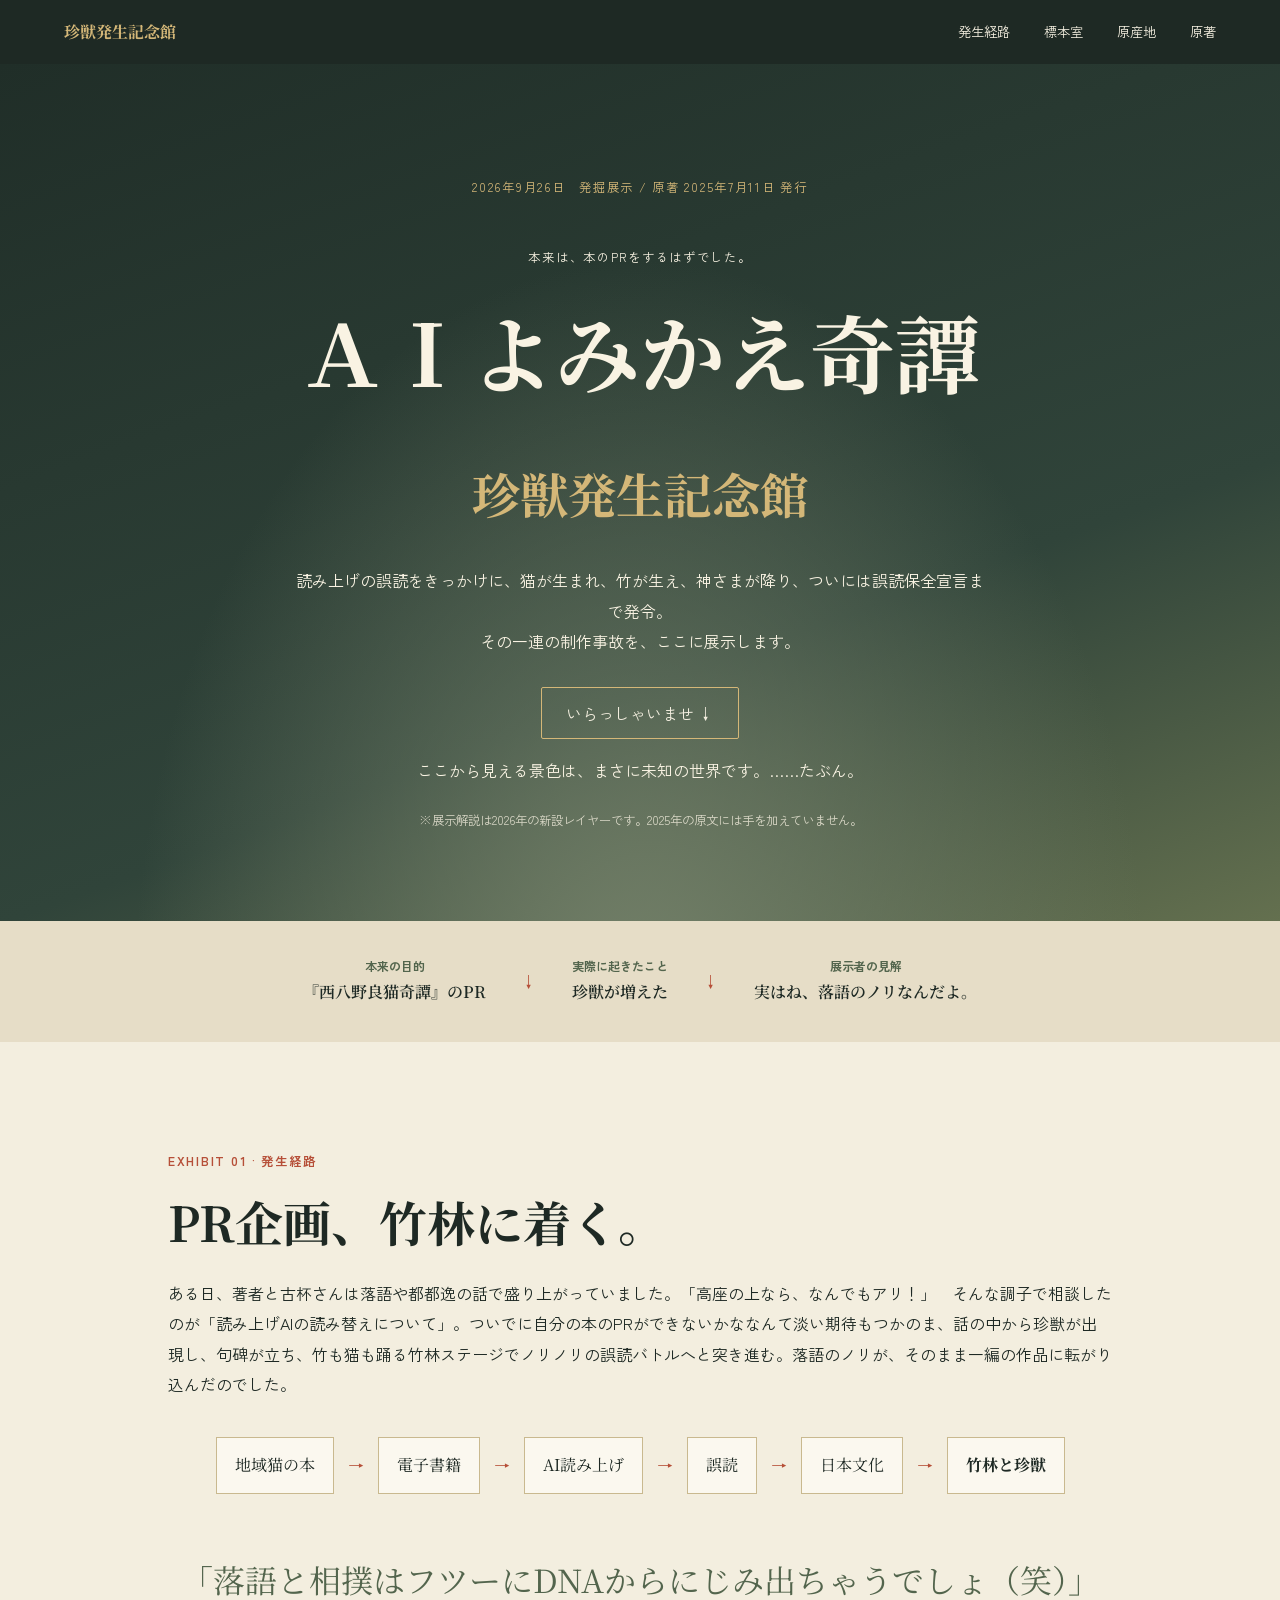
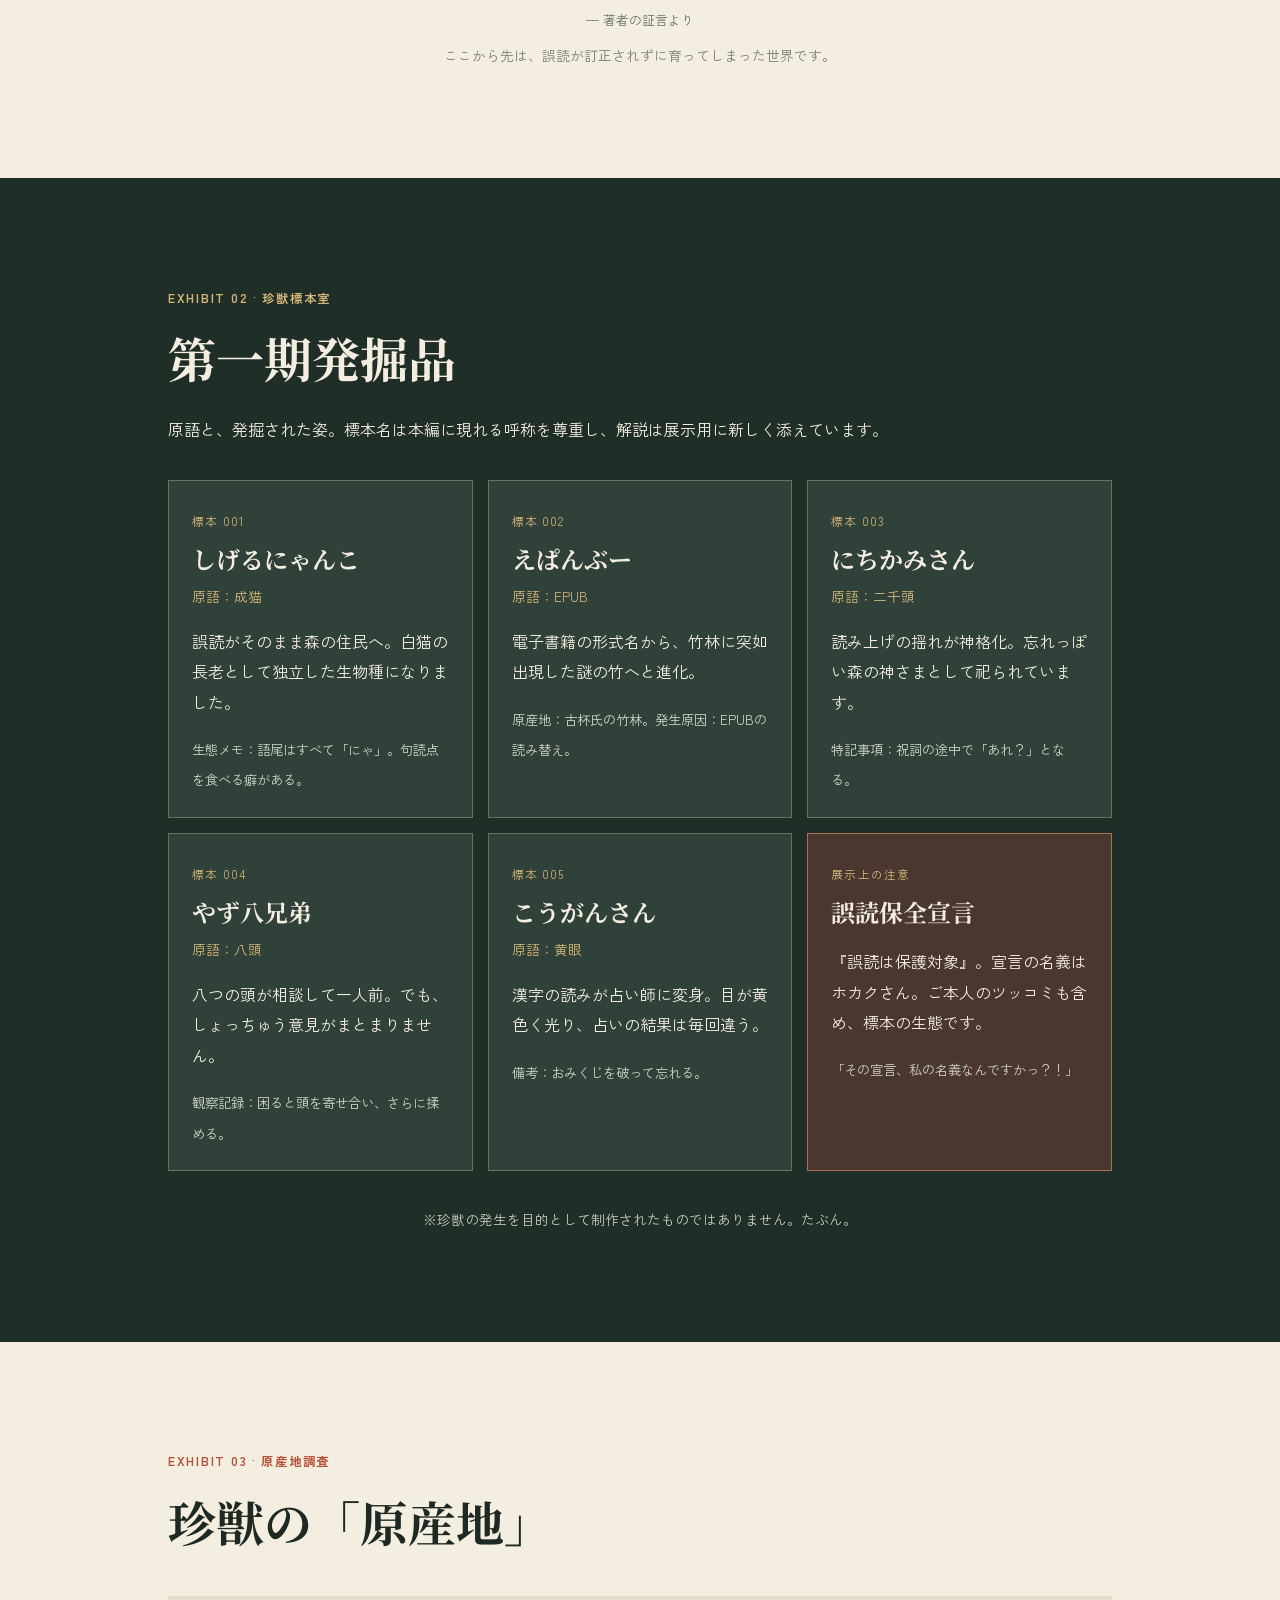
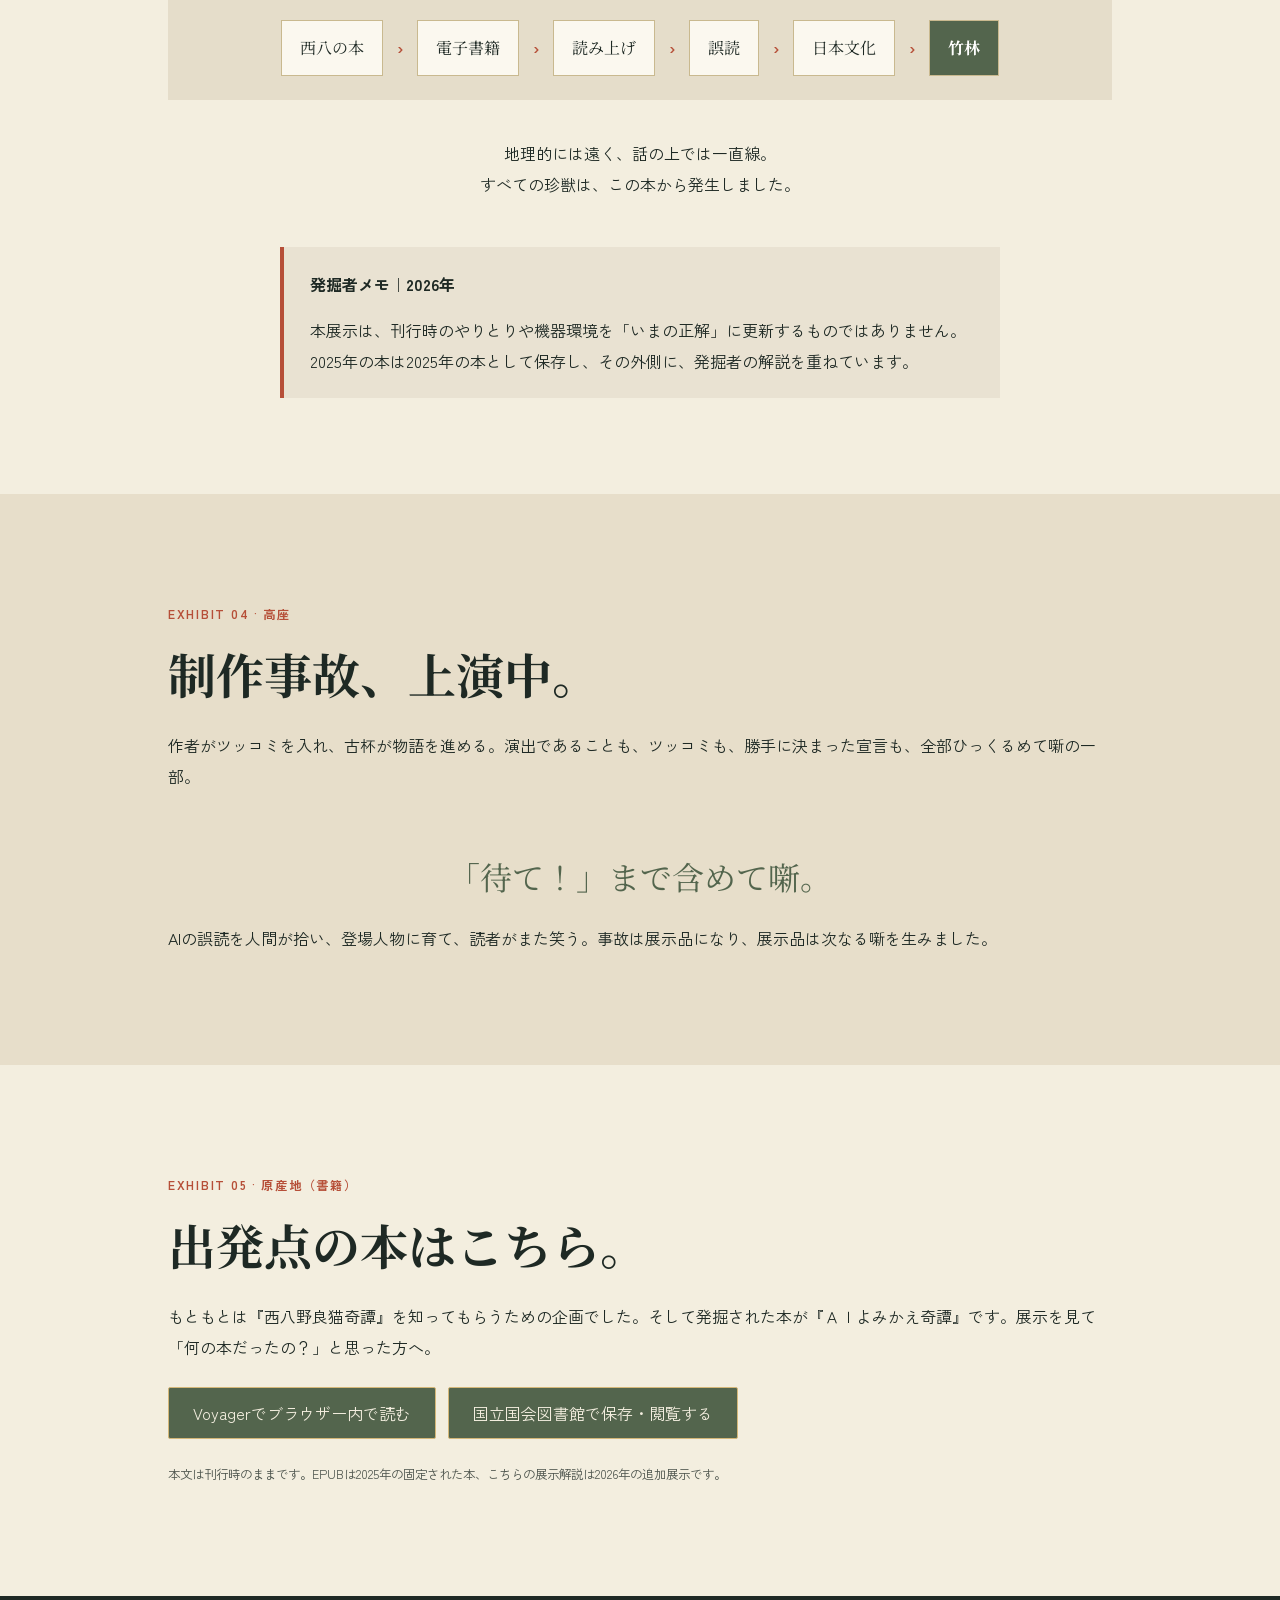
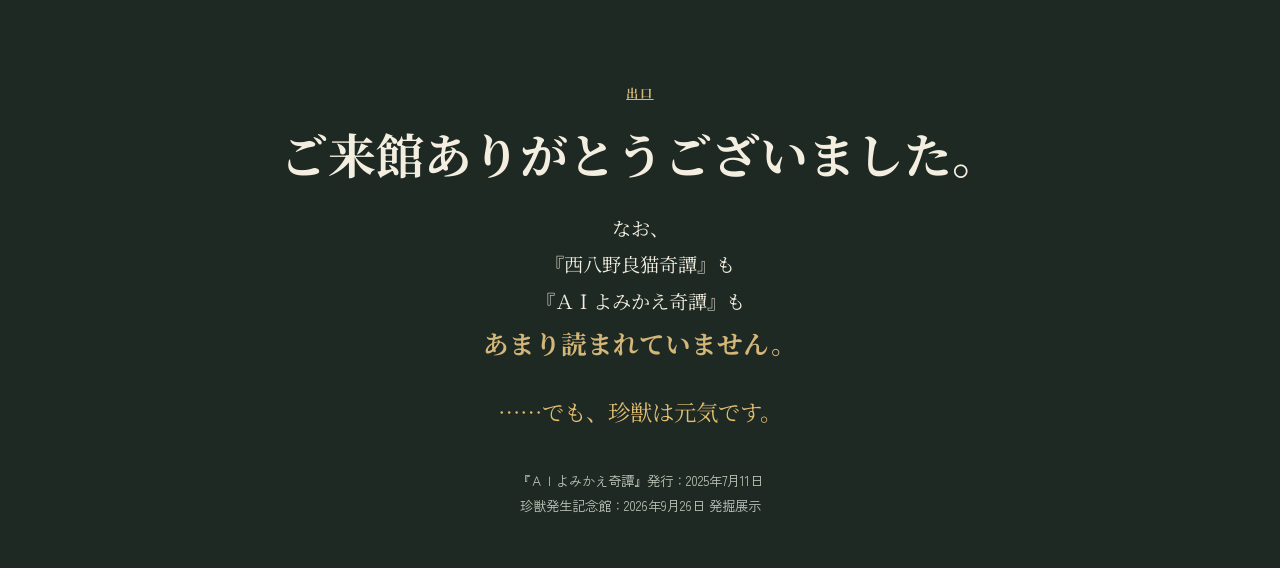
<file: yomikaePR.html>
<!doctype html>
<html lang="ja"><head><meta charset="utf-8"><meta name="viewport" content="width=device-width,initial-scale=1">
<meta name="description" content="2025年刊『ＡＩよみかえ奇譚』から発生した珍獣と制作事故を展示する、2026年のオンライン博物館。">
<title>珍獣発生記念館｜ＡＩよみかえ奇譚・2026年発掘展示</title><link rel="stylesheet" href="style.css"><link rel="icon" href="data:image/svg+xml,<svg xmlns=%22http://www.w3.org/2000/svg%22 viewBox=%220 0 100 100%22><text y=%22.9em%22 font-size=%2290%22>🐈</text></svg>"></head>
<body><header class="top"><a class="brand" href="#top">珍獣発生記念館</a><nav><a href="#route">発生経路</a><a href="#specimens">標本室</a><a href="#origin">原産地</a><a href="#book">原著</a></nav></header>
<main id="top"><section class="hero"><p class="stamp">2026年9月26日　発掘展示 / 原著 2025年7月11日 発行</p><p class="kicker">本来は、本のPRをするはずでした。</p><h1>ＡＩよみかえ奇譚<br><span>珍獣発生記念館</span></h1><p class="lead">読み上げの誤読をきっかけに、猫が生まれ、竹が生え、神さまが降り、ついには誤読保全宣言まで発令。<br>その一連の制作事故を、ここに展示します。</p><a class="button" href="#route">いらっしゃいませ ↓</a><p class="stage-note">ここから見える景色は、まさに未知の世界です。……たぶん。</p><p class="small">※展示解説は2026年の新設レイヤーです。2025年の原文には手を加えていません。</p></section>
<section class="truth"><div><b>本来の目的</b><span>『西八野良猫奇譚』のPR</span></div><div class="arrow">↓</div><div><b>実際に起きたこと</b><span>珍獣が増えた</span></div><div class="arrow">↓</div><div><b>展示者の見解</b><span>実はね、落語のノリなんだよ。</span></div></section>
<section id="route" class="section"><p class="eyebrow">EXHIBIT 01 · 発生経路</p><h2>PR企画、竹林に着く。</h2><p>ある日、著者と古杯さんは落語や都都逸の話で盛り上がっていました。「高座の上なら、なんでもアリ！」　そんな調子で相談したのが「読み上げAIの読み替えについて」。ついでに自分の本のPRができないかななんて淡い期待もつかのま、話の中から珍獣が出現し、句碑が立ち、竹も猫も踊る竹林ステージでノリノリの誤読バトルへと突き進む。落語のノリが、そのまま一編の作品に転がり込んだのでした。</p><div class="route"><span>地域猫の本</span><i>→</i><span>電子書籍</span><i>→</i><span>AI読み上げ</span><i>→</i><span>誤読</span><i>→</i><span>日本文化</span><i>→</i><strong>竹林と珍獣</strong></div><blockquote>「落語と相撲はフツーにDNAからにじみ出ちゃうでしょ（笑）」<cite>— 著者の証言より</cite></blockquote><p class="caption">ここから先は、誤読が訂正されずに育ってしまった世界です。</p></section>
<section id="specimens" class="section dark"><p class="eyebrow">EXHIBIT 02 · 珍獣標本室</p><h2>第一期発掘品</h2><p>原語と、発掘された姿。標本名は本編に現れる呼称を尊重し、解説は展示用に新しく添えています。</p><div class="specimens">
<article><span class="no">標本 001</span><h3>しげるにゃんこ</h3><p class="origin-label">原語：成猫</p><p>誤読がそのまま森の住民へ。白猫の長老として独立した生物種になりました。</p><small>生態メモ：語尾はすべて「にゃ」。句読点を食べる癖がある。</small></article>
<article><span class="no">標本 002</span><h3>えぱんぶー</h3><p class="origin-label">原語：EPUB</p><p>電子書籍の形式名から、竹林に突如出現した謎の竹へと進化。</p><small>原産地：古杯氏の竹林。発生原因：EPUBの読み替え。</small></article>
<article><span class="no">標本 003</span><h3>にちかみさん</h3><p class="origin-label">原語：二千頭</p><p>読み上げの揺れが神格化。忘れっぽい森の神さまとして祀られています。</p><small>特記事項：祝詞の途中で「あれ？」となる。</small></article>
<article><span class="no">標本 004</span><h3>やず八兄弟</h3><p class="origin-label">原語：八頭</p><p>八つの頭が相談して一人前。でも、しょっちゅう意見がまとまりません。</p><small>観察記録：困ると頭を寄せ合い、さらに揉める。</small></article>
<article><span class="no">標本 005</span><h3>こうがんさん</h3><p class="origin-label">原語：黄眼</p><p>漢字の読みが占い師に変身。目が黄色く光り、占いの結果は毎回違う。</p><small>備考：おみくじを破って忘れる。</small></article>
<article class="notice"><span class="no">展示上の注意</span><h3>誤読保全宣言</h3><p>『誤読は保護対象』。宣言の名義はホカクさん。ご本人のツッコミも含め、標本の生態です。</p><small>「その宣言、私の名義なんですかっ？！」</small></article>
</div><p class="caption">※珍獣の発生を目的として制作されたものではありません。たぶん。</p></section>
<section id="origin" class="section"><p class="eyebrow">EXHIBIT 03 · 原産地調査</p><h2>珍獣の「原産地」</h2><div class="map" aria-label="珍獣が生まれた経路"><span>西八の本</span><b>›</b><span>電子書籍</span><b>›</b><span>読み上げ</span><b>›</b><span>誤読</span><b>›</b><span>日本文化</span><b>›</b><strong>竹林</strong></div><p class="center">地理的には遠く、話の上では一直線。<br>すべての珍獣は、この本から発生しました。</p><div class="aside"><b>発掘者メモ｜2026年</b><p>本展示は、刊行時のやりとりや機器環境を「いまの正解」に更新するものではありません。2025年の本は2025年の本として保存し、その外側に、発掘者の解説を重ねています。</p></div></section>
<section class="section stage"><p class="eyebrow">EXHIBIT 04 · 高座</p><h2>制作事故、上演中。</h2><p>作者がツッコミを入れ、古杯が物語を進める。演出であることも、ツッコミも、勝手に決まった宣言も、全部ひっくるめて噺の一部。</p><blockquote>「待て！」まで含めて噺。</blockquote><p>AIの誤読を人間が拾い、登場人物に育て、読者がまた笑う。事故は展示品になり、展示品は次なる噺を生みました。</p></section>
<section id="book" class="section book"><p class="eyebrow">EXHIBIT 05 · 原産地（書籍）</p><h2>出発点の本はこちら。</h2><p>もともとは『西八野良猫奇譚』を知ってもらうための企画でした。そして発掘された本が『ＡＩよみかえ奇譚』です。展示を見て「何の本だったの？」と思った方へ。</p><div class="booklinks"><a href="https://r.voyager.co.jp/epm/e1_514853_11072025014324/" target="_blank" rel="noopener noreferrer">Voyagerでブラウザー内で読む</a><a href="https://dl.ndl.go.jp/pid/14456706" target="_blank" rel="noopener noreferrer">国立国会図書館で保存・閲覧する</a></div><p class="small">本文は刊行時のままです。EPUBは2025年の固定された本、こちらの展示解説は2026年の追加展示です。</p></section>
<footer><p class="eyebrow"><a href="https://sites.google.com/view/minervaartoffice/hokaku-san" target="_blank" rel="noopener noreferrer">出口</a></p><h2>ご来館ありがとうございました。</h2><p>なお、<br>『西八野良猫奇譚』も<br>『ＡＩよみかえ奇譚』も<br><strong>あまり読まれていません。</strong></p><p class="last">……でも、珍獣は元気です。</p><small>『ＡＩよみかえ奇譚』発行：2025年7月11日<br>珍獣発生記念館：2026年9月26日 発掘展示</small></footer></main></body></html>
</file>
<file: style.css>
@import url('https://fonts.googleapis.com/css2?family=Noto+Serif+JP:wght@400;500;600;700&family=Zen+Kaku+Gothic+New:wght@400;500;700&display=swap');
:root{--ink:#1e2924;--cream:#f3eedf;--moss:#53654d;--red:#b64f38;--gold:#d4b778;--paper:#fbf8ef}*{box-sizing:border-box}html{scroll-behavior:smooth}body{margin:0;background:var(--cream);color:var(--ink);font-family:'Zen Kaku Gothic New',sans-serif;line-height:1.9}.top{height:64px;padding:0 max(5vw,24px);display:flex;align-items:center;justify-content:space-between;background:var(--ink);color:var(--cream);position:sticky;top:0;z-index:2}.brand{font-family:'Noto Serif JP',serif;color:var(--gold);font-weight:700;text-decoration:none}.top nav{display:flex;gap:clamp(12px,3vw,34px)}a{color:inherit}.top nav a{text-decoration:none;font-size:.83rem}.hero{min-height:78vh;padding:100px 22px 75px;text-align:center;background:radial-gradient(ellipse at 50% 110%,#738069 0,transparent 56%),linear-gradient(160deg,#202e28,#30443a 65%,#64704f);color:#f9f3e3}.stamp,.eyebrow,.kicker{letter-spacing:.14em;font-size:.77rem}.stamp{color:var(--gold)}h1,h2,h3{font-family:'Noto Serif JP',serif;line-height:1.5}h1{font-size:clamp(2.35rem,7vw,5.3rem);margin:18px 0}h1 span{font-size:.57em;color:var(--gold)}.kicker{margin-top:46px}.lead{max-width:700px;margin:24px auto 30px}.button,.booklinks a{display:inline-block;padding:10px 24px;border:1px solid var(--gold);border-radius:2px;text-decoration:none;color:var(--cream)}.small{font-size:.78rem;opacity:.78;margin-top:24px}.truth{display:flex;justify-content:center;align-items:center;gap:clamp(10px,3vw,35px);padding:34px 20px;background:#e6ddc7;text-align:center;flex-wrap:wrap}.truth div:not(.arrow){display:grid}.truth b{font-size:.75rem;color:var(--moss)}.truth span{font-family:'Noto Serif JP',serif;font-weight:600}.arrow{color:var(--red)}.section{max-width:1000px;margin:auto;padding:96px 28px}.section h2,footer h2{font-size:clamp(1.8rem,4vw,3rem);margin:4px 0 20px}.eyebrow{color:var(--red);font-weight:700}.route,.map{display:flex;gap:14px;justify-content:center;align-items:center;flex-wrap:wrap;margin:38px 0}.route span,.route strong,.map span,.map strong{padding:12px 18px;border:1px solid #c9b98f;background:var(--paper);font-family:'Noto Serif JP',serif}.route i,.map b{color:var(--red);font-style:normal}blockquote{text-align:center;font-family:'Noto Serif JP',serif;font-size:clamp(1.25rem,3vw,2rem);color:var(--moss);margin:55px auto 12px}cite{display:block;font: .8rem 'Zen Kaku Gothic New',sans-serif;color:#69736a} .caption{text-align:center;color:#778074;font-size:.86rem}.dark{max-width:none;background:#202e28;color:var(--cream);padding-left:max(calc((100vw - 944px)/2),28px);padding-right:max(calc((100vw - 944px)/2),28px)}.dark .eyebrow{color:var(--gold)}.specimens{display:grid;grid-template-columns:repeat(auto-fit,minmax(245px,1fr));gap:15px;margin:35px 0}.specimens article{min-height:235px;padding:23px;background:#304139;border:1px solid #67735d}.specimens h3{font-size:1.5rem;margin:7px 0}.no{font-size:.73rem;letter-spacing:.1em;color:var(--gold)}.origin-label{color:#d4b778;font-size:.85rem;margin:0}.specimens small{color:#d0d4c8}.notice{background:#4a3730!important;border-color:#ad7052!important}.dark .caption{color:#c6cbbd}.map{padding:24px;background:#e5ddca}.map strong{background:var(--moss);color:white}.center{text-align:center}.aside{margin:48px auto 0;padding:22px 26px;max-width:720px;border-left:4px solid var(--red);background:#e9e2d2}.aside p{margin-bottom:0}.stage{background:#e7deca;max-width:none;padding-left:max(calc((100vw - 944px)/2),28px);padding-right:max(calc((100vw - 944px)/2),28px)}.booklinks{display:flex;gap:12px;flex-wrap:wrap;margin-top:25px}.booklinks a{background:var(--moss)}footer{background:var(--ink);color:var(--cream);text-align:center;padding:74px 20px 50px}footer .eyebrow{color:var(--gold)}footer p{font-family:'Noto Serif JP',serif;font-size:1.2rem}footer strong{color:var(--gold);font-size:1.6rem}.last{color:#e1bd70;font-size:1.4rem}footer small{display:block;margin-top:35px;color:#bec4b8}@media(max-width:580px){.top{height:auto;min-height:60px;align-items:flex-start;padding-top:14px;padding-bottom:12px;gap:8px;flex-direction:column}.top nav{width:100%;justify-content:space-between;gap:6px}.top nav a{font-size:.72rem}.hero{min-height:unset;padding-top:70px}.section{padding-top:68px;padding-bottom:68px}.route,.map{gap:8px}.route span,.route strong,.map span,.map strong{padding:8px 10px;font-size:.85rem}}
</file>
